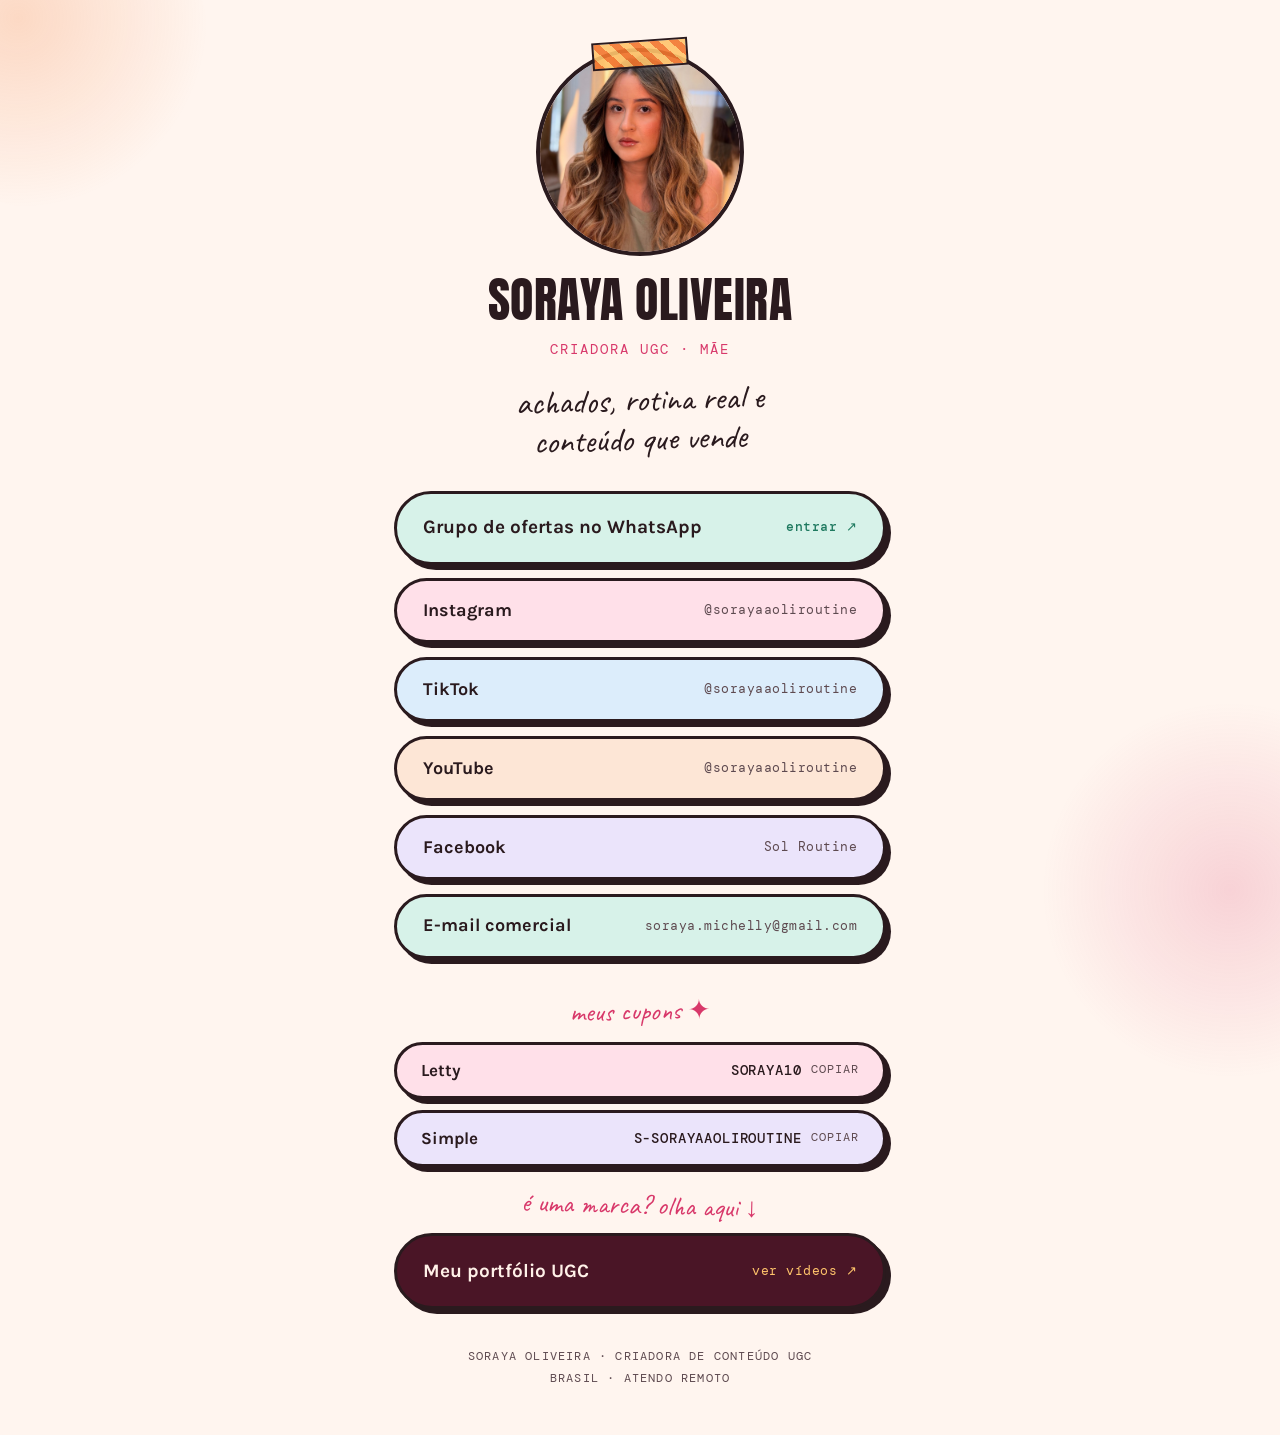
<file: index.html>
<!doctype html>
<html lang="pt-BR">
<head>
<meta charset="utf-8">
<meta name="viewport" content="width=device-width, initial-scale=1">
<title>Links da Soraya</title>
<link rel="preconnect" href="https://fonts.googleapis.com">
<link rel="preconnect" href="https://fonts.gstatic.com" crossorigin>
<link rel="stylesheet" href="https://fonts.googleapis.com/css2?family=Anton&family=Caveat:wght@600;700&family=DM+Mono:wght@400;500&family=Karla:wght@400;500;700&display=swap">

<style>
  :root {
    --ground: #FFF5EF;
    --paper: #FFFFFF;
    --ink: #2A1A1E;
    --ink-2: #5E4A50;

    --wine: #4A1526;
    --berry: #D8386A;
    --berry-soft: #FFE0E9;
    --tangerine: #F2762E;
    --tangerine-soft: #FDE6D6;
    --lilac-soft: #EBE4FB;
    --mint-soft: #D7F2E9;
    --sky-soft: #DCEDFB;

    --poster: "Anton", "Arial Narrow", sans-serif;
    --body: "Karla", "Helvetica Neue", Arial, sans-serif;
    --hand: "Caveat", cursive;
    --mono: "DM Mono", ui-monospace, Menlo, monospace;
  }

  * { box-sizing: border-box; }

  body {
    background: var(--ground);
    color: var(--ink);
    font-family: var(--body);
    font-size: 16px;
    line-height: 1.5;
    -webkit-font-smoothing: antialiased;
    position: relative;
    overflow-x: hidden;
  }

  body::before,
  body::after {
    content: "";
    position: fixed;
    border-radius: 50%;
    pointer-events: none;
    z-index: 0;
  }

  body::before {
    width: 320px; height: 320px;
    background: radial-gradient(circle at 40% 40%, rgba(242,118,46,.22), transparent 70%);
    top: -110px; left: -110px;
  }

  body::after {
    width: 380px; height: 380px;
    background: radial-gradient(circle at 50% 50%, rgba(216,56,106,.18), transparent 70%);
    bottom: -180px; right: -140px;
  }

  .page {
    position: relative;
    z-index: 1;
    max-width: 540px;
    min-height: 100svh;
    margin: 0 auto;
    padding: clamp(22px, 5vw, 40px) clamp(18px, 5vw, 24px) clamp(26px, 5vw, 40px);
    display: grid;
    align-content: center;
    justify-items: center;
    gap: clamp(10px, 1.6vh, 16px);
  }

  /* foto */

  .avatar {
    position: relative;
    width: clamp(150px, 42vw, 208px);
    height: clamp(150px, 42vw, 208px);
    margin-bottom: 6px;
  }

  .avatar img {
    width: 100%;
    height: 100%;
    border-radius: 50%;
    object-fit: cover;
    object-position: 50% 18%;
    border: 4px solid var(--ink);
    background: var(--berry-soft);
    display: block;
  }

  .avatar::after {
    content: "";
    position: absolute;
    top: -8px;
    left: 50%;
    translate: -50% 0;
    width: 92px;
    height: 24px;
    background: repeating-linear-gradient(45deg, rgba(242,118,46,.9) 0 7px, rgba(255,196,107,.9) 7px 14px);
    border: 2px solid var(--ink);
    rotate: -4deg;
  }

  h1 {
    font-family: var(--poster);
    font-weight: 400;
    text-transform: uppercase;
    font-size: clamp(34px, 9.5vw, 48px);
    line-height: 1;
    letter-spacing: 0.01em;
    margin: 0;
    text-align: center;
  }

  .handle {
    font-family: var(--mono);
    font-size: clamp(12px, 3.2vw, 14px);
    letter-spacing: 0.14em;
    text-transform: uppercase;
    color: var(--berry);
  }

  .bio {
    font-family: var(--hand);
    font-size: clamp(26px, 6.8vw, 34px);
    line-height: 1.15;
    color: var(--ink);
    text-align: center;
    max-width: 22ch;
    margin: 6px 0 clamp(12px, 2vh, 20px);
    rotate: -1.6deg;
  }

  /* botoes */

  .links {
    display: grid;
    gap: clamp(11px, 1.5vh, 16px);
    width: 100%;
  }

  .link {
    display: flex;
    align-items: center;
    justify-content: space-between;
    gap: 12px;
    padding: clamp(16px, 2.1vh, 21px) clamp(20px, 5vw, 26px);
    border: 3px solid var(--ink);
    border-radius: 999px;
    background: var(--paper);
    color: var(--ink);
    text-decoration: none;
    font-weight: 700;
    font-size: clamp(16px, 4.2vw, 18px);
    line-height: 1.2;
    box-shadow: 5px 5px 0 var(--ink);
    transition: transform .12s ease, box-shadow .12s ease;
  }

  .link:hover,
  .link:focus-visible {
    transform: translate(3px, 3px);
    box-shadow: 2px 2px 0 var(--ink);
  }

  .link:focus-visible { outline: 3px solid var(--berry); outline-offset: 4px; }

  .link .at {
    font-family: var(--mono);
    font-size: clamp(11px, 2.9vw, 12.5px);
    font-weight: 400;
    letter-spacing: 0.04em;
    color: var(--ink-2);
    white-space: nowrap;
  }

  .link.zap {
    background: var(--mint-soft);
    padding-block: clamp(19px, 2.5vh, 25px);
    font-size: clamp(17px, 4.6vw, 19px);
  }

  .link.zap .at { color: #1F7A60; font-weight: 500; }

  .link.insta { background: var(--berry-soft); }
  .link.tiktok { background: var(--sky-soft); }
  .link.yt { background: var(--tangerine-soft); }
  .link.face { background: var(--lilac-soft); }
  .link.mail { background: var(--mint-soft); }

  .link.portfolio {
    background: var(--wine);
    color: #FFF1E8;
    padding-block: clamp(20px, 2.6vh, 26px);
    font-size: clamp(17px, 4.6vw, 19px);
  }

  .link.portfolio .at { color: #FFC46B; }

  /* cupons */

  .cupons {
    width: 100%;
    display: grid;
    gap: 10px;
    justify-items: center;
    margin-top: clamp(14px, 2vh, 22px);
  }

  .cupons .nota {
    font-family: var(--hand);
    font-size: clamp(22px, 5.6vw, 27px);
    color: var(--berry);
    rotate: -1.2deg;
  }

  .cupom-lista {
    width: 100%;
    display: grid;
    gap: clamp(9px, 1.2vh, 12px);
  }

  .cupom {
    width: 100%;
    display: flex;
    align-items: center;
    justify-content: space-between;
    gap: 10px;
    padding: clamp(13px, 1.7vh, 17px) clamp(18px, 4.6vw, 24px);
    border: 3px solid var(--ink);
    border-radius: 999px;
    background: var(--paper);
    color: var(--ink);
    font-family: var(--body);
    font-size: clamp(15px, 4vw, 17px);
    font-weight: 700;
    line-height: 1.2;
    text-align: left;
    box-shadow: 5px 5px 0 var(--ink);
    cursor: pointer;
    transition: transform .12s ease, box-shadow .12s ease;
  }

  .cupom:hover,
  .cupom:focus-visible {
    transform: translate(3px, 3px);
    box-shadow: 2px 2px 0 var(--ink);
  }

  .cupom:focus-visible { outline: 3px solid var(--berry); outline-offset: 4px; }

  .cupom.letty { background: var(--berry-soft); }
  .cupom.simple { background: var(--lilac-soft); }

  .cupom-codigo {
    font-family: var(--mono);
    font-size: clamp(12px, 3.2vw, 14px);
    font-weight: 500;
    letter-spacing: 0.06em;
    margin-left: auto;
    white-space: nowrap;
  }

  .cupom-acao {
    font-family: var(--mono);
    font-size: clamp(10px, 2.6vw, 11.5px);
    font-weight: 400;
    letter-spacing: 0.08em;
    text-transform: uppercase;
    color: var(--ink-2);
    white-space: nowrap;
  }

  .cupom.copiado .cupom-acao { color: #1F7A60; }

  .destaque {
    width: 100%;
    display: grid;
    gap: 8px;
    justify-items: center;
    margin-top: 4px;
  }

  .destaque .nota {
    font-family: var(--hand);
    font-size: clamp(22px, 5.6vw, 27px);
    color: var(--berry);
    rotate: 1.4deg;
  }

  footer {
    margin-top: clamp(18px, 2.6vh, 30px);
    text-align: center;
    display: grid;
    gap: 4px;
  }

  footer span {
    font-family: var(--mono);
    font-size: clamp(10.5px, 2.7vw, 12px);
    letter-spacing: 0.1em;
    text-transform: uppercase;
    color: var(--ink-2);
  }

  @media (prefers-reduced-motion: reduce) {
    * { transition: none !important; }
  }
</style>
</head>
<body>


<div class="page">

  <div class="avatar">
    <img src="soraya.jpg" alt="Soraya Oliveira" width="300" height="300">
  </div>

  <h1>Soraya Oliveira</h1>
  <span class="handle">Criadora UGC · mãe</span>

  <p class="bio">achados, rotina real e conteúdo que vende</p>

  <div class="links">
    <a class="link zap" href="https://chat.whatsapp.com/JmLnnwPlndc449T1YttcDg?s=cl&amp;p=i&amp;mlu=4" target="_blank" rel="noopener">
      <span>Grupo de ofertas no WhatsApp</span>
      <span class="at">entrar ↗</span>
    </a>

    <a class="link insta" href="https://instagram.com/sorayaaoliroutine" target="_blank" rel="noopener">
      <span>Instagram</span>
      <span class="at">@sorayaaoliroutine</span>
    </a>

    <a class="link tiktok" href="https://tiktok.com/@sorayaaoliroutine" target="_blank" rel="noopener">
      <span>TikTok</span>
      <span class="at">@sorayaaoliroutine</span>
    </a>

    <a class="link yt" href="https://youtube.com/@sorayaaoliroutine" target="_blank" rel="noopener">
      <span>YouTube</span>
      <span class="at">@sorayaaoliroutine</span>
    </a>

    <a class="link face" href="https://www.facebook.com/profile.php?id=61591590345285" target="_blank" rel="noopener">
      <span>Facebook</span>
      <span class="at">Sol Routine</span>
    </a>

    <a class="link mail" href="mailto:soraya.michelly@gmail.com?subject=Contato%20comercial">
      <span>E-mail comercial</span>
      <span class="at">soraya.michelly@gmail.com</span>
    </a>
  </div>

  <div class="cupons">
    <span class="nota">meus cupons ✦</span>

    <div class="cupom-lista">
      <button class="cupom letty" type="button" data-codigo="SORAYA10">
        <span>Letty</span>
        <span class="cupom-codigo">SORAYA10</span>
        <span class="cupom-acao">copiar</span>
      </button>

      <button class="cupom simple" type="button" data-codigo="S-SORAYAAOLIROUTINE">
        <span>Simple</span>
        <span class="cupom-codigo">S-SORAYAAOLIROUTINE</span>
        <span class="cupom-acao">copiar</span>
      </button>
    </div>
  </div>

  <div class="destaque">
    <span class="nota">é uma marca? olha aqui ↓</span>

    <a class="link portfolio" href="portfolio/" target="_blank" rel="noopener" style="width:100%">
      <span>Meu portfólio UGC</span>
      <span class="at">ver vídeos ↗</span>
    </a>
  </div>

  <footer>
    <span>Soraya Oliveira · criadora de conteúdo UGC</span>
    <span>Brasil · atendo remoto</span>
  </footer>

</div>

<script>
  /* um toque copia o cupom: no celular selecionar o texto a mao e ruim */
  document.querySelectorAll('.cupom').forEach(function (b) {
    var acao = b.querySelector('.cupom-acao');
    b.addEventListener('click', function () {
      var codigo = b.dataset.codigo;
      var pronto = function () {
        b.classList.add('copiado');
        acao.textContent = 'copiado ✓';
        setTimeout(function () {
          b.classList.remove('copiado');
          acao.textContent = 'copiar';
        }, 2000);
      };
      if (navigator.clipboard && navigator.clipboard.writeText) {
        navigator.clipboard.writeText(codigo).then(pronto, function () {
          acao.textContent = 'copie: ' + codigo;
        });
      } else {
        var campo = document.createElement('textarea');
        campo.value = codigo;
        campo.setAttribute('readonly', '');
        campo.style.position = 'fixed';
        campo.style.opacity = '0';
        document.body.appendChild(campo);
        campo.select();
        try { document.execCommand('copy'); pronto(); }
        catch (e) { acao.textContent = 'copie: ' + codigo; }
        document.body.removeChild(campo);
      }
    });
  });
</script>

</body>
</html>
</file>
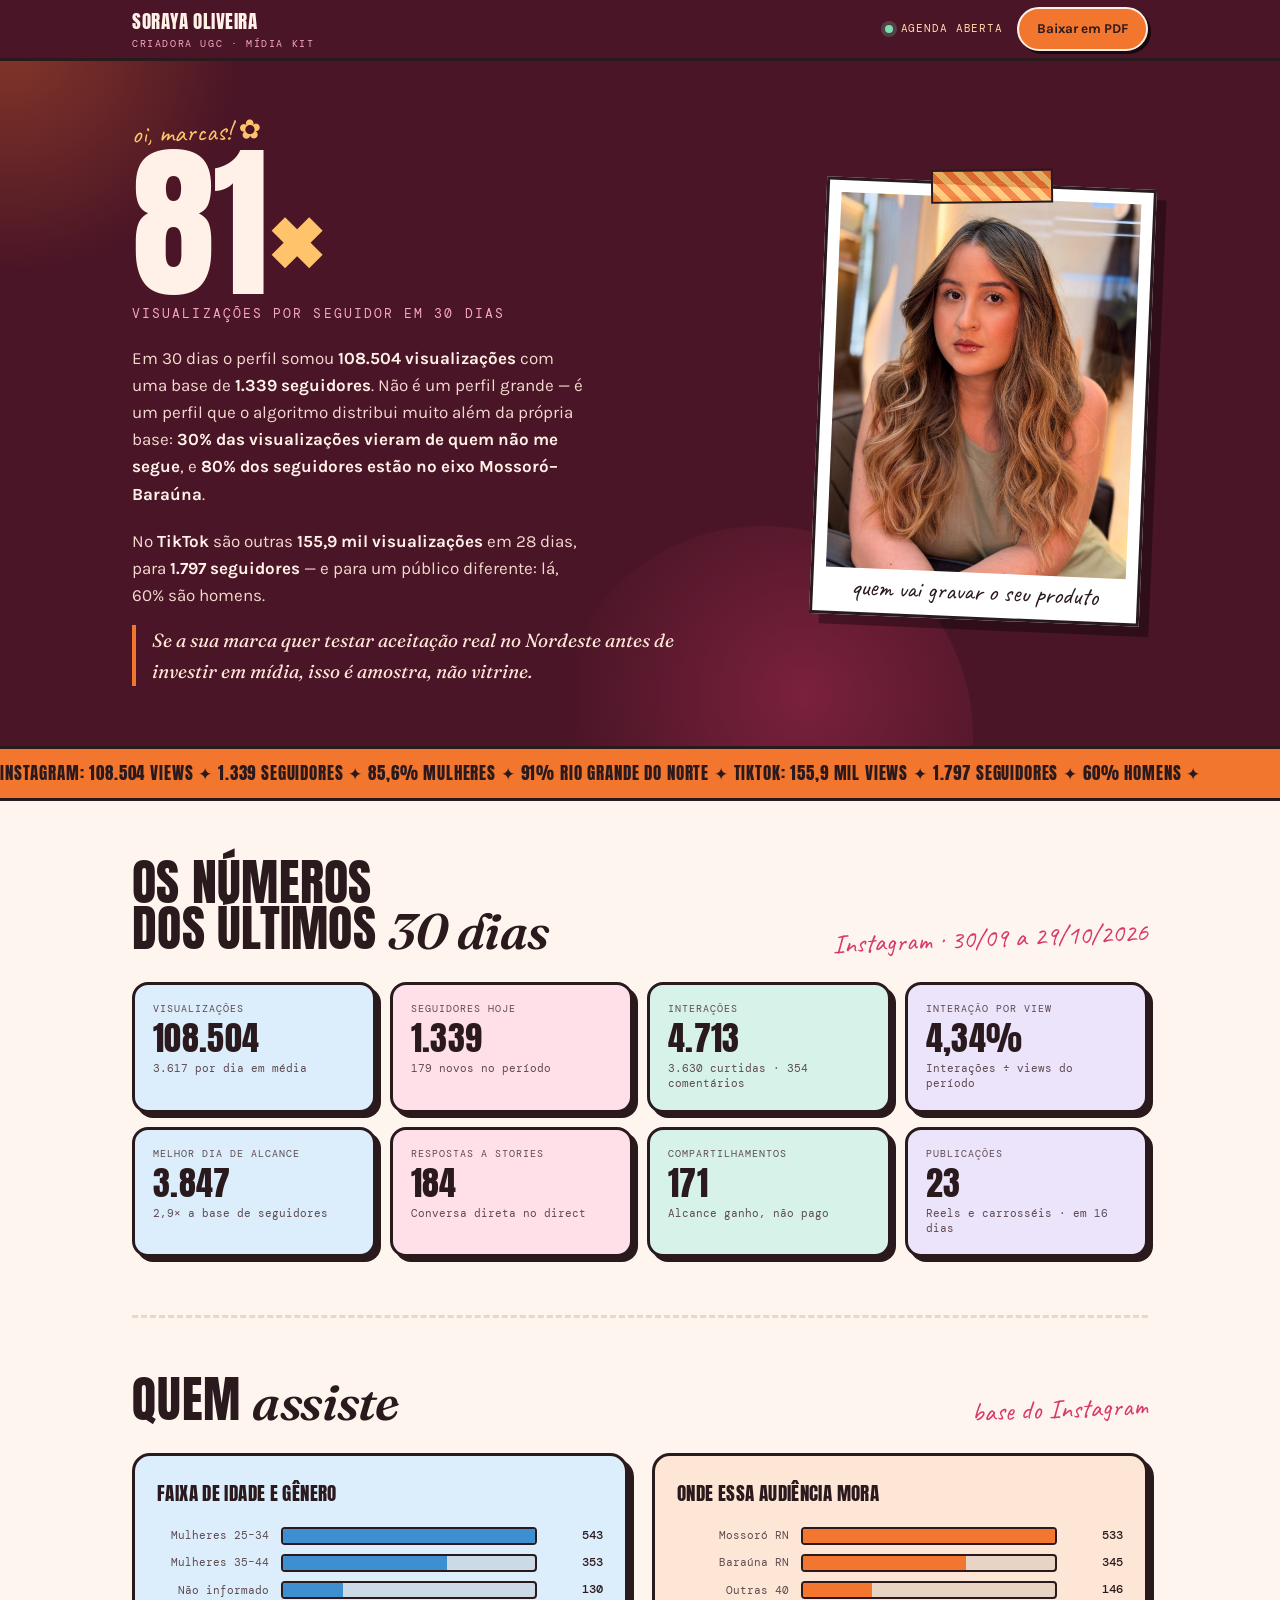
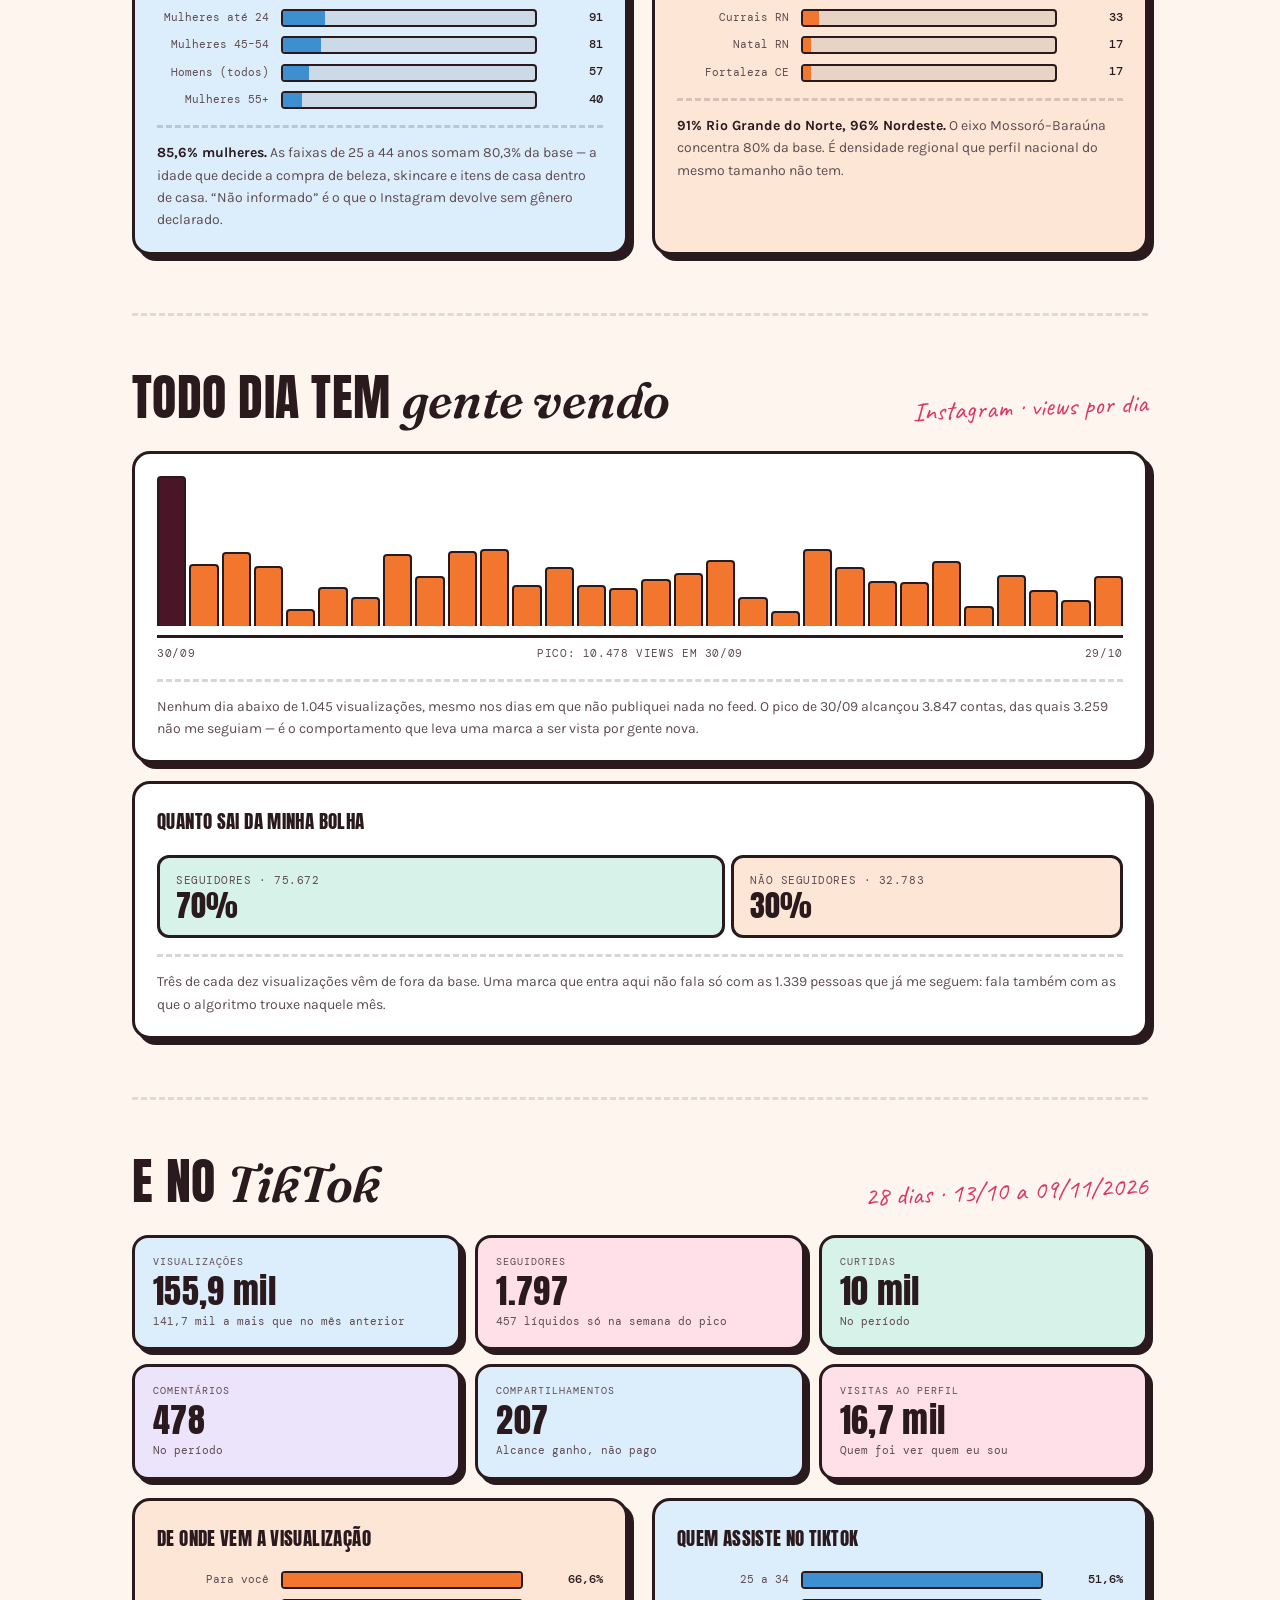
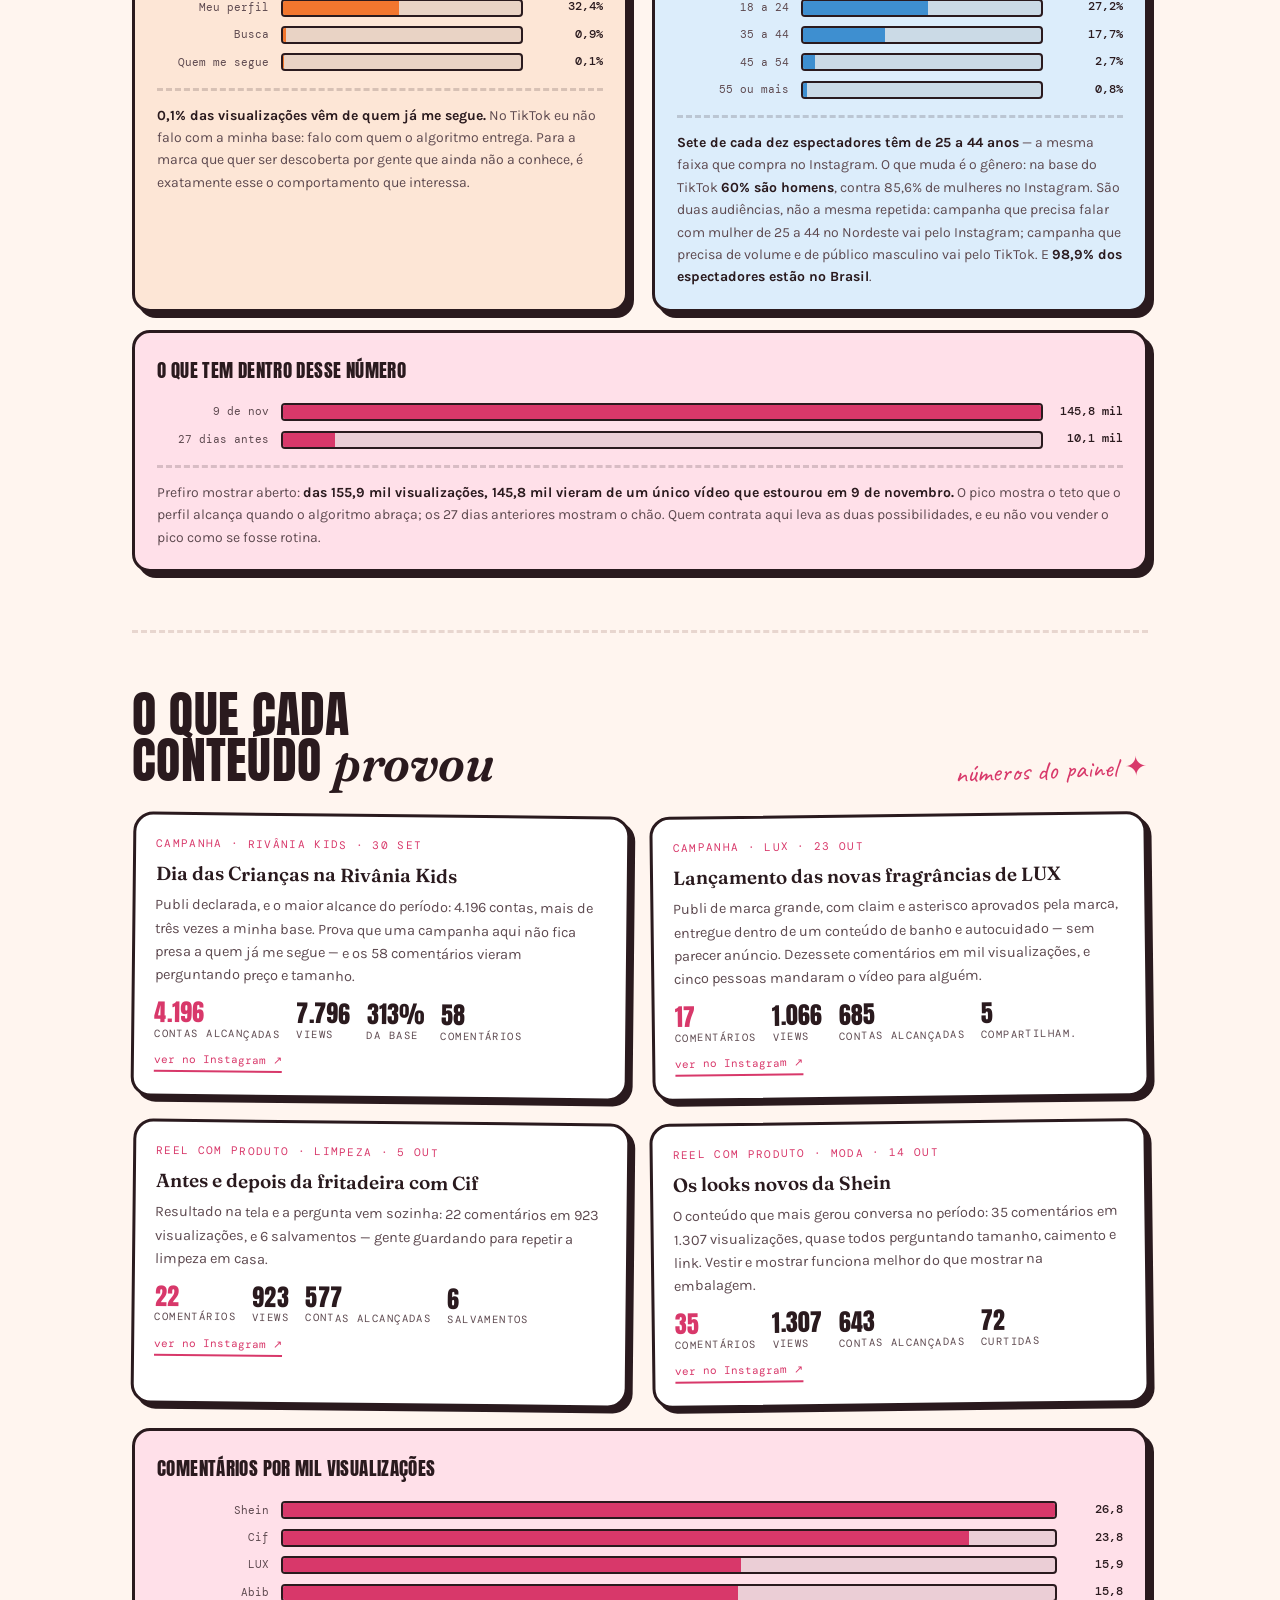
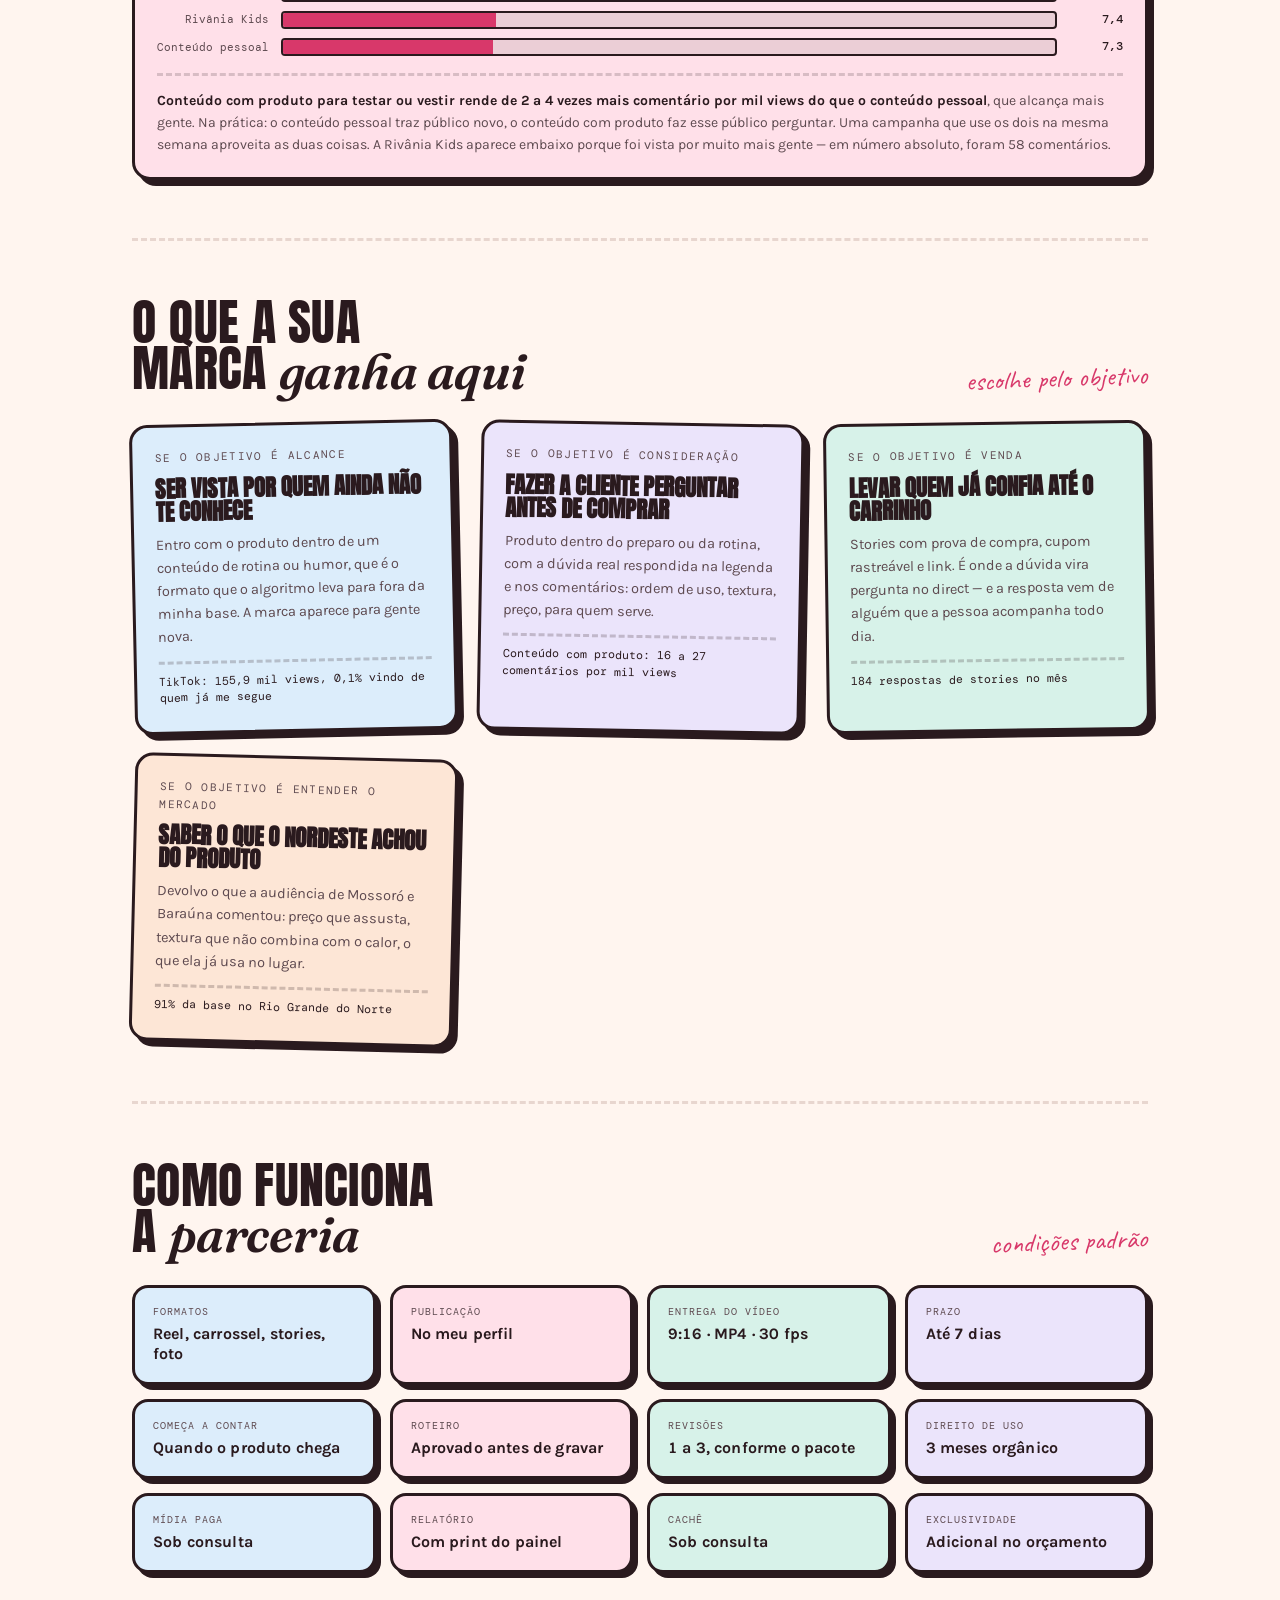
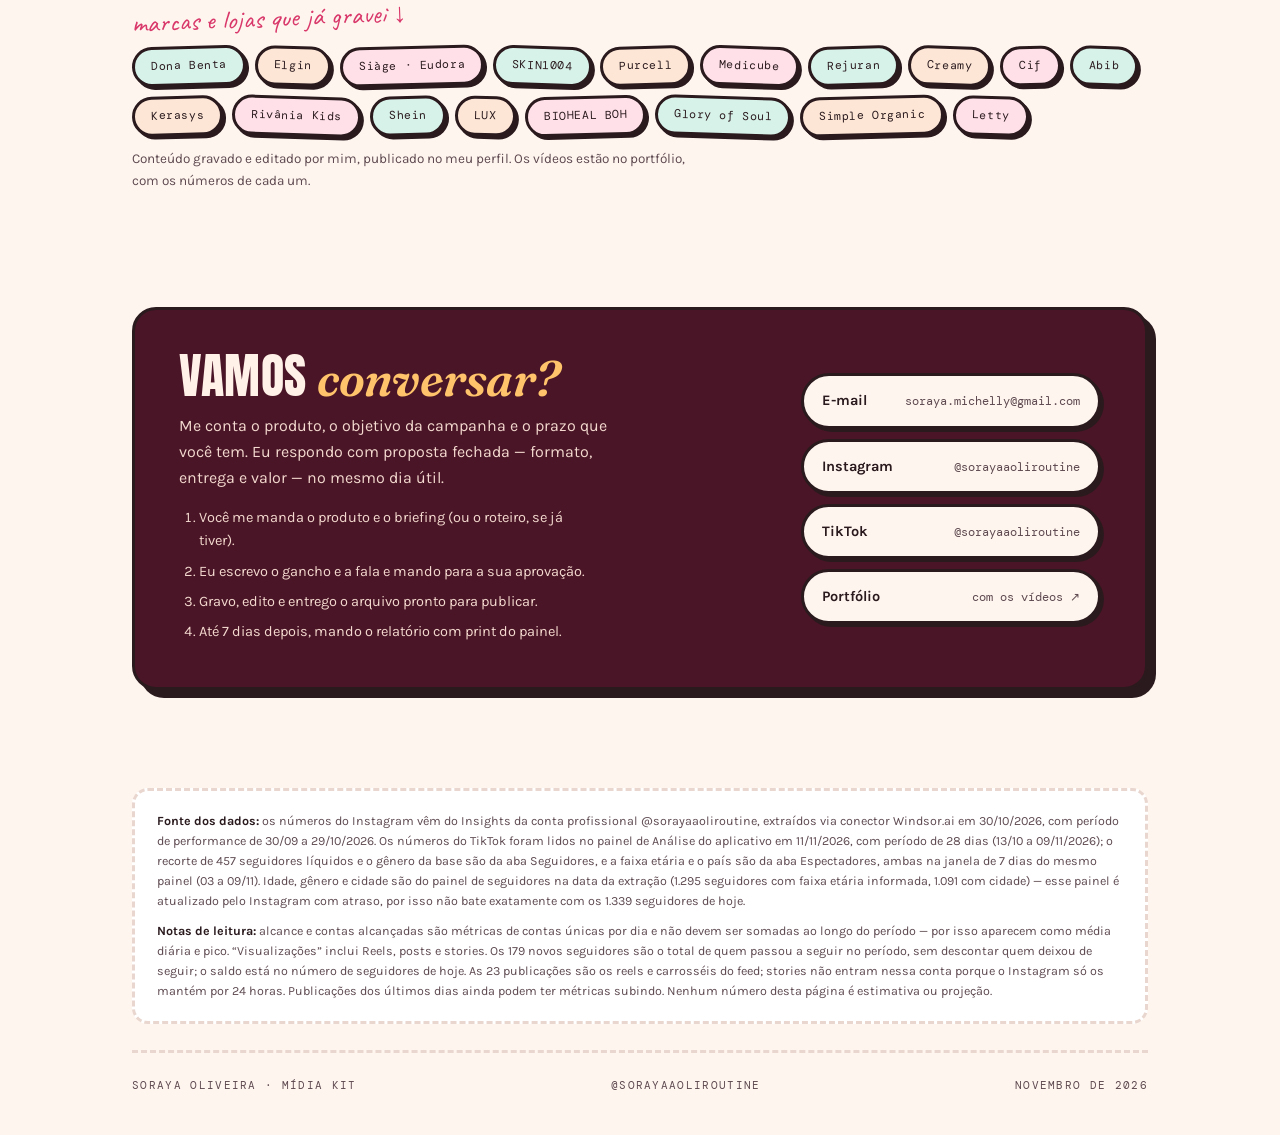
<file: midia-kit/index.html>
<!doctype html>
<html lang="pt-BR">
<head>
<meta charset="utf-8">
<meta name="viewport" content="width=device-width,initial-scale=1,viewport-fit=cover">
<title>Mídia Kit · Soraya Oliveira</title>
<meta name="description" content="Mídia kit de Soraya Oliveira, criadora UGC: números do Instagram, público, o que a marca ganha por objetivo e condições de parceria.">
<link rel="preconnect" href="https://fonts.googleapis.com">
<link rel="preconnect" href="https://fonts.gstatic.com" crossorigin>
<link rel="stylesheet" href="https://fonts.googleapis.com/css2?family=Anton&family=Caveat:wght@600;700&family=DM+Mono:wght@400;500&family=Fraunces:ital,opsz,wght@0,9..144,600;1,9..144,500;1,9..144,600&family=Karla:wght@400;500;700&display=swap">
<style>
  /* mesmo mundo visual do portfolio: colagem de revista, sempre claro */
  :root {
    --ground: #FFF5EF;
    --paper: #FFFFFF;
    --ink: #2A1A1E;
    --ink-2: #5E4A50;
    --ink-3: #9A868C;
    --line: #E8D6CF;

    --wine: #4A1526;
    --berry: #D8386A;
    --berry-soft: #FFE0E9;
    --tangerine: #F2762E;
    --tangerine-soft: #FDE6D6;
    --lilac: #8A6FD1;
    --lilac-soft: #EBE4FB;
    --mint: #1F9C7E;
    --mint-soft: #D7F2E9;
    --sky: #3E8FD0;
    --sky-soft: #DCEDFB;

    --poster: "Anton", "Haettenschweiler", "Arial Narrow", sans-serif;
    --serif: "Fraunces", Georgia, serif;
    --body: "Karla", "Helvetica Neue", Arial, sans-serif;
    --hand: "Caveat", "Bradley Hand", cursive;
    --mono: "DM Mono", ui-monospace, Menlo, monospace;

    --maxw: 1120px;
    --pad: clamp(18px, 5vw, 52px);
  }

  * { box-sizing: border-box; }

  body {
    background: var(--ground);
    color: var(--ink);
    font-family: var(--body);
    font-size: 16px;
    line-height: 1.6;
    -webkit-font-smoothing: antialiased;
    overflow-x: hidden;
    margin: 0;
  }

  .wrap { max-width: var(--maxw); margin: 0 auto; padding-inline: var(--pad); }
  p { margin: 0; }
  a { color: inherit; }
  a:focus-visible, button:focus-visible { outline: 3px solid var(--berry); outline-offset: 3px; }
  img { max-width: 100%; }

  /* ---------- pecas ---------- */

  .poster {
    font-family: var(--poster);
    font-weight: 400;
    text-transform: uppercase;
    line-height: 0.92;
    letter-spacing: 0.005em;
    margin: 0;
    text-wrap: balance;
  }

  .said {
    font-family: var(--serif);
    font-style: italic;
    font-weight: 600;
    text-transform: none;
    letter-spacing: -0.01em;
  }

  .note {
    font-family: var(--hand);
    font-size: clamp(21px, 2.4vw, 27px);
    line-height: 1.15;
    color: var(--berry);
    transform: rotate(-2.2deg);
    display: inline-block;
  }

  .tag {
    font-family: var(--mono);
    font-size: 11px;
    letter-spacing: 0.12em;
    text-transform: uppercase;
  }

  .btn {
    display: inline-flex;
    align-items: center;
    gap: 9px;
    font-family: var(--body);
    font-weight: 700;
    font-size: 15px;
    padding: 14px 24px;
    border-radius: 999px;
    border: 2px solid var(--ink);
    background: var(--berry);
    color: #fff;
    text-decoration: none;
    box-shadow: 4px 4px 0 var(--ink);
    transition: transform .12s ease, box-shadow .12s ease;
  }

  .btn:hover { transform: translate(2px, 2px); box-shadow: 2px 2px 0 var(--ink); }
  .btn.sun { background: var(--tangerine); color: var(--ink); }

  /* ---------- topo ---------- */

  .topbar {
    position: sticky;
    top: env(safe-area-inset-top, 0px);
    z-index: 30;
    background: var(--wine);
    color: #FFF1E8;
    border-bottom: 3px solid var(--ink);
  }

  .topbar .wrap { display: flex; align-items: center; gap: 14px; min-height: 58px; flex-wrap: wrap; }

  .brand {
    font-family: var(--poster);
    text-transform: uppercase;
    font-size: 19px;
    letter-spacing: 0.03em;
    margin-right: auto;
  }

  .brand small {
    font-family: var(--mono);
    font-size: 10px;
    letter-spacing: 0.16em;
    color: #F7A8BE;
    display: block;
    text-transform: uppercase;
  }

  .open {
    display: inline-flex;
    align-items: center;
    gap: 8px;
    font-family: var(--mono);
    font-size: 11px;
    letter-spacing: 0.08em;
    text-transform: uppercase;
    color: #FFD9A8;
  }

  .blink { width: 8px; height: 8px; border-radius: 50%; background: #7BE0B0; box-shadow: 0 0 0 4px rgba(123,224,176,.22); }

  .topbar .btn { padding: 9px 18px; font-size: 13.5px; border-color: #FFF1E8; box-shadow: 3px 3px 0 #1A0810; }

  /* ---------- abertura ---------- */

  .hero {
    background: var(--wine);
    color: #FFF1E8;
    border-bottom: 3px solid var(--ink);
    position: relative;
    overflow: hidden;
  }

  .hero::before, .hero::after { content: ""; position: absolute; border-radius: 50%; pointer-events: none; }
  .hero::before { width: 340px; height: 340px; background: radial-gradient(circle at 30% 30%, rgba(242,118,46,.34), transparent 68%); top: -120px; left: -90px; }
  .hero::after { width: 420px; height: 420px; background: radial-gradient(circle at 60% 40%, rgba(216,56,106,.34), transparent 68%); bottom: -200px; right: 24%; }

  .hero .wrap {
    position: relative;
    z-index: 1;
    display: grid;
    grid-template-columns: 1.15fr .85fr;
    gap: clamp(26px, 4vw, 56px);
    align-items: center;
    padding-block: clamp(34px, 5vw, 56px) clamp(38px, 5vw, 60px);
  }

  .hero .wrap > * { min-width: 0; }

  .hero .note { color: #FFC46B; margin-bottom: 6px; }

  .numerao {
    font-family: var(--poster);
    font-size: clamp(88px, 17vw, 168px);
    line-height: .82;
    color: #FFF1E8;
    letter-spacing: -0.01em;
  }

  .numerao .x { color: #FFC46B; }

  .numerao-leg {
    font-family: var(--mono);
    font-size: clamp(11px, 1.4vw, 13px);
    letter-spacing: 0.16em;
    text-transform: uppercase;
    color: #F7A8BE;
    margin-top: 12px;
  }

  .hero .lede { font-size: clamp(15px, 1.6vw, 17px); color: #F3D9CF; max-width: 46ch; margin-top: 20px; }
  .hero .lede strong { color: #FFF1E8; }

  .hero .lede.destaque {
    margin-top: 16px;
    border-left: 4px solid var(--tangerine);
    padding-left: 16px;
    font-family: var(--serif);
    font-style: italic;
    font-size: clamp(16px, 1.8vw, 19px);
    color: #FFE6D6;
  }

  .polaroid {
    margin: 0;
    background: var(--paper);
    padding: 12px 12px 0;
    border: 3px solid var(--ink);
    box-shadow: 10px 10px 0 rgba(0,0,0,.35);
    transform: rotate(2.4deg);
    position: relative;
    max-width: 330px;
    justify-self: end;
  }

  .polaroid img { display: block; width: 100%; height: auto; aspect-ratio: 4 / 5; object-fit: cover; object-position: 50% 16%; background: var(--berry-soft); }
  .polaroid figcaption { font-family: var(--hand); font-size: 25px; color: var(--ink); text-align: center; padding: 6px 4px 10px; line-height: 1.1; }

  .polaroid::before {
    content: "";
    position: absolute;
    top: -17px; left: 50%;
    translate: -50% 0;
    width: 118px; height: 30px;
    background: repeating-linear-gradient(45deg, rgba(242,118,46,.85) 0 7px, rgba(255,196,107,.85) 7px 14px);
    border: 2px solid var(--ink);
    rotate: -3deg;
  }

  /* ---------- faixa ---------- */

  .marquee { background: var(--tangerine); border-bottom: 3px solid var(--ink); overflow: hidden; padding-block: 11px; }
  .marquee-track { display: flex; width: max-content; gap: 26px; animation: slide 30s linear infinite; }
  .marquee span { font-family: var(--poster); text-transform: uppercase; font-size: 17px; letter-spacing: 0.05em; color: var(--ink); white-space: nowrap; }
  @keyframes slide { from { transform: translateX(0); } to { transform: translateX(-50%); } }

  /* ---------- secoes ---------- */

  section { padding-block: clamp(34px, 5vw, 58px); }

  .head { display: flex; align-items: end; gap: 16px; flex-wrap: wrap; margin-bottom: 28px; }
  .head h2 { font-size: clamp(30px, 5vw, 50px); }
  .head .note { margin-left: auto; }

  .rule-dash { border: 0; border-top: 3px dashed var(--line); margin: 0; }

  /* etiquetas de numero */

  .labels { display: grid; grid-template-columns: repeat(4, 1fr); gap: 14px; margin: 0; }

  .label {
    background: var(--paper);
    border: 3px solid var(--ink);
    border-radius: 16px;
    padding: 16px 18px 18px;
    display: grid;
    gap: 4px;
    align-content: start;
    box-shadow: 5px 5px 0 var(--ink);
  }

  .label:nth-child(4n+1) { background: var(--sky-soft); }
  .label:nth-child(4n+2) { background: var(--berry-soft); }
  .label:nth-child(4n+3) { background: var(--mint-soft); }
  .label:nth-child(4n+4) { background: var(--lilac-soft); }

  .label dt { font-family: var(--mono); font-size: 10px; letter-spacing: 0.1em; text-transform: uppercase; color: var(--ink-2); }
  .label dd { margin: 0; font-family: var(--poster); font-size: 34px; line-height: 1; letter-spacing: 0.01em; font-variant-numeric: tabular-nums; }
  .label p { font-family: var(--mono); font-size: 10.5px; color: var(--ink-2); line-height: 1.45; margin-top: 2px; }

  .cond .label dd { font-family: var(--body); font-weight: 700; font-size: 16px; line-height: 1.25; }

  /* quadros de grafico */

  .duplo { display: grid; grid-template-columns: repeat(auto-fit, minmax(320px, 1fr)); gap: clamp(16px, 2.4vw, 24px); }

  .quadro {
    margin: 0;
    background: var(--paper);
    border: 3px solid var(--ink);
    border-radius: 18px;
    box-shadow: 6px 6px 0 var(--ink);
    padding: 22px 22px 20px;
  }

  .quadro.azul { background: var(--sky-soft); }
  .quadro.laranja { background: var(--tangerine-soft); }
  .quadro.rosa { background: var(--berry-soft); }

  .figtitle { font-family: var(--poster); text-transform: uppercase; font-size: 19px; letter-spacing: 0.02em; margin-bottom: 18px; }

  .quadro figcaption { font-size: 14px; color: var(--ink-2); margin-top: 16px; padding-top: 14px; border-top: 3px dashed rgba(42,26,30,.18); }
  .quadro figcaption strong { color: var(--ink); }

  .bars { display: grid; gap: 9px; }
  .bar-row { display: grid; grid-template-columns: 112px minmax(0, 1fr) 54px; gap: 12px; align-items: center; }
  .bar-row .cat { font-family: var(--mono); font-size: 11px; color: var(--ink-2); text-align: right; white-space: nowrap; overflow: hidden; text-overflow: ellipsis; }
  .bar-track { background: rgba(42,26,30,.09); height: 18px; border: 2px solid var(--ink); border-radius: 4px; overflow: hidden; }
  .bar-fill { height: 100%; background: var(--sky); }
  .bars.warm .bar-fill { background: var(--tangerine); }
  .bars.berry .bar-fill { background: var(--berry); }
  /* o bloco do TikTok tem valores longos ("145,8 mil") e so seis etiquetas */
  #tiktok .labels { grid-template-columns: repeat(3, 1fr); }
  #tiktok .bar-row { grid-template-columns: 112px minmax(0, 1fr) 68px; }

  .bar-row .val { font-family: var(--mono); font-size: 11.5px; color: var(--ink); text-align: right; font-variant-numeric: tabular-nums; font-weight: 500; }

  @media (max-width: 520px) {
    .bar-row { grid-template-columns: 84px minmax(0, 1fr) 46px; gap: 8px; }
    .bar-row .cat, .bar-row .val { font-size: 10px; }
  }

  /* colunas do dia a dia */

  .cols { display: flex; align-items: flex-end; gap: 3px; height: 150px; position: relative; }
  .col { flex: 1 1 0; min-width: 0; background: var(--tangerine); border: 2px solid var(--ink); border-bottom: 0; border-radius: 4px 4px 0 0; }
  .col.peak { background: var(--wine); }
  .colaxis { display: flex; justify-content: space-between; font-family: var(--mono); font-size: 10.5px; color: var(--ink-2); margin-top: 9px; border-top: 3px solid var(--ink); padding-top: 8px; text-transform: uppercase; letter-spacing: .06em; }
  .tip { position: absolute; pointer-events: none; background: var(--ink); color: var(--ground); font-family: var(--mono); font-size: 11px; padding: 5px 9px; border-radius: 5px; white-space: nowrap; transform: translate(-50%,-118%); opacity: 0; transition: opacity .1s; z-index: 5; }
  .tip.on { opacity: 1; }

  /* seguidor x nao seguidor */

  .split { display: flex; gap: 6px; }
  .split > div { border: 3px solid var(--ink); border-radius: 12px; padding: 14px 16px; display: grid; gap: 2px; align-content: center; min-width: 0; }
  .split .seg { background: var(--mint-soft); flex: 60 1 0; }
  .split .nao { background: var(--tangerine-soft); flex: 40 1 0; }
  .split span { font-family: var(--mono); font-size: 11px; letter-spacing: .05em; text-transform: uppercase; color: var(--ink-2); overflow: hidden; text-overflow: ellipsis; white-space: nowrap; }
  .split b { font-family: var(--poster); font-size: 30px; line-height: 1; font-weight: 400; }

  /* provas */

  .provas { display: grid; grid-template-columns: repeat(2, 1fr); gap: clamp(16px, 2.4vw, 22px); }

  .prova {
    border: 3px solid var(--ink);
    border-radius: 20px;
    background: var(--paper);
    padding: 20px 20px 22px;
    box-shadow: 5px 5px 0 var(--ink);
    display: grid;
    gap: 9px;
    align-content: start;
  }

  .prova:nth-child(even) { rotate: -.7deg; }
  .prova:nth-child(odd) { rotate: .6deg; }
  .prova .tag { color: var(--berry); }
  .prova h3 { font-family: var(--serif); font-weight: 600; font-size: 19px; margin: 0; line-height: 1.2; }
  .prova > p { font-size: 14.5px; color: var(--ink-2); }

  .nums { display: flex; gap: 16px; flex-wrap: wrap; margin-top: 4px; }
  .nums div { font-family: var(--mono); font-size: 10.5px; color: var(--ink-2); letter-spacing: .04em; text-transform: uppercase; }
  .nums b { display: block; font-family: var(--poster); font-size: 24px; font-weight: 400; color: var(--ink); line-height: 1.1; letter-spacing: .01em; font-variant-numeric: tabular-nums; }
  .nums .star b { color: var(--berry); }

  .clip-link { font-family: var(--mono); font-size: 11px; color: var(--berry); text-decoration: none; border-bottom: 2px solid var(--berry); justify-self: start; padding-bottom: 1px; }
  .clip-link:hover { color: var(--ink); border-color: var(--ink); }

  /* ganhos */

  .ganhos { display: grid; grid-template-columns: repeat(auto-fit, minmax(270px, 1fr)); gap: clamp(16px, 2.4vw, 24px); }

  .ganho {
    border: 3px solid var(--ink);
    border-radius: 18px;
    padding: 22px 22px 24px;
    box-shadow: 6px 6px 0 var(--ink);
    display: grid;
    gap: 10px;
    align-content: start;
  }

  .ganho:nth-child(1) { background: var(--sky-soft); rotate: -1.2deg; }
  .ganho:nth-child(2) { background: var(--lilac-soft); rotate: 1deg; }
  .ganho:nth-child(3) { background: var(--mint-soft); rotate: -.8deg; }
  .ganho:nth-child(4) { background: var(--tangerine-soft); rotate: 1.4deg; }

  .ganho .tag { color: var(--ink-2); }
  .ganho h3 { font-family: var(--poster); text-transform: uppercase; font-size: 23px; line-height: 1; margin: 0; }
  .ganho p { font-size: 14.5px; color: var(--ink-2); }

  .ganho .prova-num {
    font-family: var(--mono);
    font-size: 11.5px;
    color: var(--ink);
    border-top: 3px dashed rgba(42,26,30,.22);
    padding-top: 10px;
    margin-top: 2px;
    line-height: 1.45;
  }

  /* marcas */

  .marcas-bloco { margin-top: clamp(22px, 3vw, 30px); display: grid; gap: 12px; justify-items: start; }
  .chips { display: flex; flex-wrap: wrap; gap: 9px; }

  .chip {
    font-family: var(--mono);
    font-size: 11.5px;
    letter-spacing: 0.05em;
    border: 3px solid var(--ink);
    border-radius: 999px;
    padding: 8px 16px;
    background: var(--paper);
    box-shadow: 3px 3px 0 var(--ink);
    rotate: -1.5deg;
  }

  .chip:nth-child(even) { rotate: 1.8deg; }
  .chip:nth-child(3n) { background: var(--berry-soft); }
  .chip:nth-child(3n+1) { background: var(--mint-soft); }
  .chip:nth-child(3n+2) { background: var(--tangerine-soft); }

  .rodape-chips { font-size: 13.5px; color: var(--ink-2); max-width: 70ch; }

  /* contato */

  .contact {
    background: var(--wine);
    color: #FFF1E8;
    border: 3px solid var(--ink);
    border-radius: 24px;
    padding: clamp(26px, 4vw, 44px);
    display: grid;
    grid-template-columns: 1fr auto;
    gap: clamp(22px, 3vw, 40px);
    align-items: center;
    box-shadow: 8px 8px 0 var(--ink);
  }

  .contact h2 { font-size: clamp(30px, 4.6vw, 48px); color: #FFF1E8; }
  .contact .said { color: #FFC46B; }
  .contact > div > p { color: #F3D9CF; margin-top: 12px; max-width: 46ch; }

  .passos { margin: 16px 0 0; padding-left: 20px; color: #F3D9CF; font-size: 14.5px; display: grid; gap: 7px; max-width: 46ch; }
  .passos::marker { color: #FFC46B; }

  .channels { display: grid; gap: 10px; min-width: 300px; }

  .channel {
    display: flex;
    align-items: baseline;
    justify-content: space-between;
    gap: 14px;
    flex-wrap: wrap;
    padding: 13px 18px;
    border: 3px solid var(--ink);
    border-radius: 999px;
    background: var(--ground);
    color: var(--ink);
    text-decoration: none;
    font-weight: 700;
    font-size: 14.5px;
    box-shadow: 3px 3px 0 var(--ink);
    transition: transform .12s ease, box-shadow .12s ease, background .12s ease;
  }

  .channel:hover { transform: translate(2px,2px); box-shadow: 1px 1px 0 var(--ink); background: var(--tangerine); }
  .channel .val { font-family: var(--mono); font-size: 12px; font-weight: 400; color: var(--ink-2); overflow-wrap: anywhere; }

  /* fonte dos dados */

  .fonte { margin-top: clamp(26px, 4vw, 40px); border: 3px dashed var(--line); border-radius: 16px; padding: 20px 22px; background: var(--paper); display: grid; gap: 10px; }
  .fonte p { font-size: 12.5px; color: var(--ink-2); line-height: 1.6; }
  .fonte strong { color: var(--ink); }

  footer { border-top: 3px dashed var(--line); margin-top: 26px; padding-block: 24px 40px; display: flex; justify-content: space-between; gap: 14px; flex-wrap: wrap; color: var(--ink-2); }

  @media (max-width: 880px) {
    .provas { grid-template-columns: 1fr; }
    .hero .wrap { grid-template-columns: 1fr; }
    .polaroid { max-width: 320px; margin-inline: auto; justify-self: center; }
    .labels { grid-template-columns: repeat(2, 1fr); }
    .contact { grid-template-columns: 1fr; }
    .channels { min-width: 0; }
  }

  @media (max-width: 520px) {
    .labels { grid-template-columns: 1fr; }
  }

  @media (prefers-reduced-motion: reduce) {
    *, *::before, *::after { transition: none !important; animation: none !important; }
  }

</style>
</head>
<body>
<header class="topbar">
  <div class="wrap">
    <div class="brand">
      Soraya Oliveira
      <small>Criadora UGC · mídia kit</small>
    </div>
    <span class="open"><i class="blink"></i> Agenda aberta</span>
    <a class="btn sun dl" href="midia-kit-soraya-oliveira.pdf" download>Baixar em PDF</a>
  </div>
</header>

<!-- ================= ABERTURA ================= -->
<div class="hero">
  <div class="wrap">
    <div>
      <span class="note">oi, marcas! ✿</span>

      <p class="numerao">81<span class="x">×</span></p>
      <p class="numerao-leg">visualizações por seguidor em 30 dias</p>

      <p class="lede">
        Em 30 dias o perfil somou <strong>108.504 visualizações</strong> com uma base de
        <strong>1.339 seguidores</strong>. Não é um perfil grande — é um perfil que o algoritmo
        distribui muito além da própria base: <strong>30% das visualizações vieram de quem não me
        segue</strong>, e <strong>80% dos seguidores estão no eixo Mossoró–Baraúna</strong>.
      </p>

      <p class="lede">
        No <strong>TikTok</strong> são outras <strong>155,9 mil visualizações</strong> em 28 dias,
        para <strong>1.797 seguidores</strong> — e para um público diferente: lá, 60% são homens.
      </p>

      <p class="lede destaque">
        Se a sua marca quer testar aceitação real no Nordeste antes de investir em mídia,
        isso é amostra, não vitrine.
      </p>
    </div>

    <figure class="polaroid">
      <img src="soraya.jpg" alt="Soraya Oliveira, criadora de conteúdo UGC" width="1000" height="1250">
      <figcaption>quem vai gravar o seu produto</figcaption>
    </figure>
  </div>
</div>

<!-- ================= FAIXA ================= -->
<div class="marquee" aria-hidden="true">
  <div class="marquee-track">
    <span>Instagram: 108.504 views ✦ 1.339 seguidores ✦ 85,6% mulheres ✦ 91% Rio Grande do Norte ✦ TikTok: 155,9 mil views ✦ 1.797 seguidores ✦ 60% homens ✦&nbsp;</span>
  </div>
</div>

<main class="wrap">

  <!-- ================= NUMEROS ================= -->
  <section id="numeros">
    <div class="head">
      <h2 class="poster">Os números<br>dos últimos <span class="said">30 dias</span></h2>
      <span class="note">Instagram · 30/09 a 29/10/2026</span>
    </div>

    <dl class="labels">
      <div class="label"><dt>Visualizações</dt><dd>108.504</dd><p>3.617 por dia em média</p></div>
      <div class="label"><dt>Seguidores hoje</dt><dd>1.339</dd><p>179 novos no período</p></div>
      <div class="label"><dt>Interações</dt><dd>4.713</dd><p>3.630 curtidas · 354 comentários</p></div>
      <div class="label"><dt>Interação por view</dt><dd>4,34%</dd><p>Interações ÷ views do período</p></div>
      <div class="label"><dt>Melhor dia de alcance</dt><dd>3.847</dd><p>2,9× a base de seguidores</p></div>
      <div class="label"><dt>Respostas a stories</dt><dd>184</dd><p>Conversa direta no direct</p></div>
      <div class="label"><dt>Compartilhamentos</dt><dd>171</dd><p>Alcance ganho, não pago</p></div>
      <div class="label"><dt>Publicações</dt><dd>23</dd><p>Reels e carrosséis · em 16 dias</p></div>
    </dl>
  </section>

  <hr class="rule-dash">

  <!-- ================= PUBLICO ================= -->
  <section id="publico">
    <div class="head">
      <h2 class="poster">Quem <span class="said">assiste</span></h2>
      <span class="note">base do Instagram</span>
    </div>

    <div class="duplo">
      <figure class="quadro azul">
        <p class="figtitle">Faixa de idade e gênero</p>
        <div class="bars">
          <div class="bar-row"><span class="cat">Mulheres 25–34</span><div class="bar-track"><div class="bar-fill" style="width:100%"></div></div><span class="val">543</span></div>
          <div class="bar-row"><span class="cat">Mulheres 35–44</span><div class="bar-track"><div class="bar-fill" style="width:65%"></div></div><span class="val">353</span></div>
          <div class="bar-row"><span class="cat">Não informado</span><div class="bar-track"><div class="bar-fill" style="width:23.9%"></div></div><span class="val">130</span></div>
          <div class="bar-row"><span class="cat">Mulheres até 24</span><div class="bar-track"><div class="bar-fill" style="width:16.8%"></div></div><span class="val">91</span></div>
          <div class="bar-row"><span class="cat">Mulheres 45–54</span><div class="bar-track"><div class="bar-fill" style="width:14.9%"></div></div><span class="val">81</span></div>
          <div class="bar-row"><span class="cat">Homens (todos)</span><div class="bar-track"><div class="bar-fill" style="width:10.5%"></div></div><span class="val">57</span></div>
          <div class="bar-row"><span class="cat">Mulheres 55+</span><div class="bar-track"><div class="bar-fill" style="width:7.4%"></div></div><span class="val">40</span></div>
        </div>
        <figcaption><strong>85,6% mulheres.</strong> As faixas de 25 a 44 anos somam 80,3% da base — a idade que decide a compra de beleza, skincare e itens de casa dentro de casa. “Não informado” é o que o Instagram devolve sem gênero declarado.</figcaption>
      </figure>

      <figure class="quadro laranja">
        <p class="figtitle">Onde essa audiência mora</p>
        <div class="bars warm">
          <div class="bar-row"><span class="cat">Mossoró RN</span><div class="bar-track"><div class="bar-fill" style="width:100%"></div></div><span class="val">533</span></div>
          <div class="bar-row"><span class="cat">Baraúna RN</span><div class="bar-track"><div class="bar-fill" style="width:64.7%"></div></div><span class="val">345</span></div>
          <div class="bar-row"><span class="cat">Outras 40</span><div class="bar-track"><div class="bar-fill" style="width:27.4%"></div></div><span class="val">146</span></div>
          <div class="bar-row"><span class="cat">Currais RN</span><div class="bar-track"><div class="bar-fill" style="width:6.2%"></div></div><span class="val">33</span></div>
          <div class="bar-row"><span class="cat">Natal RN</span><div class="bar-track"><div class="bar-fill" style="width:3.2%"></div></div><span class="val">17</span></div>
          <div class="bar-row"><span class="cat">Fortaleza CE</span><div class="bar-track"><div class="bar-fill" style="width:3.2%"></div></div><span class="val">17</span></div>
        </div>
        <figcaption><strong>91% Rio Grande do Norte, 96% Nordeste.</strong> O eixo Mossoró–Baraúna concentra 80% da base. É densidade regional que perfil nacional do mesmo tamanho não tem.</figcaption>
      </figure>
    </div>
  </section>

  <hr class="rule-dash">

  <!-- ================= DIA A DIA ================= -->
  <section id="diario">
    <div class="head">
      <h2 class="poster">Todo dia tem <span class="said">gente vendo</span></h2>
      <span class="note">Instagram · views por dia</span>
    </div>

    <figure class="quadro">
      <div class="cols" id="cols"><div class="tip" id="tip"></div></div>
      <div class="colaxis"><span>30/09</span><span>pico: 10.478 views em 30/09</span><span>29/10</span></div>
      <figcaption>Nenhum dia abaixo de 1.045 visualizações, mesmo nos dias em que não publiquei nada no feed. O pico de 30/09 alcançou 3.847 contas, das quais 3.259 não me seguiam — é o comportamento que leva uma marca a ser vista por gente nova.</figcaption>
    </figure>

    <figure class="quadro" style="margin-top:18px">
      <p class="figtitle">Quanto sai da minha bolha</p>
      <div class="split">
        <div class="seg"><span>seguidores · 75.672</span><b>70%</b></div>
        <div class="nao"><span>não seguidores · 32.783</span><b>30%</b></div>
      </div>
      <figcaption>Três de cada dez visualizações vêm de fora da base. Uma marca que entra aqui não fala só com as 1.339 pessoas que já me seguem: fala também com as que o algoritmo trouxe naquele mês.</figcaption>
    </figure>
  </section>

  <hr class="rule-dash">

  <!-- ================= TIKTOK ================= -->
  <section id="tiktok">
    <div class="head">
      <h2 class="poster">E no <span class="said">TikTok</span></h2>
      <span class="note">28 dias · 13/10 a 09/11/2026</span>
    </div>

    <dl class="labels">
      <div class="label"><dt>Visualizações</dt><dd>155,9 mil</dd><p>141,7 mil a mais que no mês anterior</p></div>
      <div class="label"><dt>Seguidores</dt><dd>1.797</dd><p>457 líquidos só na semana do pico</p></div>
      <div class="label"><dt>Curtidas</dt><dd>10 mil</dd><p>No período</p></div>
      <div class="label"><dt>Comentários</dt><dd>478</dd><p>No período</p></div>
      <div class="label"><dt>Compartilhamentos</dt><dd>207</dd><p>Alcance ganho, não pago</p></div>
      <div class="label"><dt>Visitas ao perfil</dt><dd>16,7 mil</dd><p>Quem foi ver quem eu sou</p></div>
    </dl>

    <div class="duplo" style="margin-top:18px">
      <figure class="quadro laranja">
        <p class="figtitle">De onde vem a visualização</p>
        <div class="bars warm">
          <div class="bar-row"><span class="cat">Para você</span><div class="bar-track"><div class="bar-fill" style="width:100%"></div></div><span class="val">66,6%</span></div>
          <div class="bar-row"><span class="cat">Meu perfil</span><div class="bar-track"><div class="bar-fill" style="width:48.6%"></div></div><span class="val">32,4%</span></div>
          <div class="bar-row"><span class="cat">Busca</span><div class="bar-track"><div class="bar-fill" style="width:1.4%"></div></div><span class="val">0,9%</span></div>
          <div class="bar-row"><span class="cat">Quem me segue</span><div class="bar-track"><div class="bar-fill" style="width:0.2%"></div></div><span class="val">0,1%</span></div>
        </div>
        <figcaption><strong>0,1% das visualizações vêm de quem já me segue.</strong> No TikTok eu não falo com a minha base: falo com quem o algoritmo entrega. Para a marca que quer ser descoberta por gente que ainda não a conhece, é exatamente esse o comportamento que interessa.</figcaption>
      </figure>

      <figure class="quadro azul">
        <p class="figtitle">Quem assiste no TikTok</p>
        <div class="bars">
          <div class="bar-row"><span class="cat">25 a 34</span><div class="bar-track"><div class="bar-fill" style="width:100%"></div></div><span class="val">51,6%</span></div>
          <div class="bar-row"><span class="cat">18 a 24</span><div class="bar-track"><div class="bar-fill" style="width:52.7%"></div></div><span class="val">27,2%</span></div>
          <div class="bar-row"><span class="cat">35 a 44</span><div class="bar-track"><div class="bar-fill" style="width:34.3%"></div></div><span class="val">17,7%</span></div>
          <div class="bar-row"><span class="cat">45 a 54</span><div class="bar-track"><div class="bar-fill" style="width:5.2%"></div></div><span class="val">2,7%</span></div>
          <div class="bar-row"><span class="cat">55 ou mais</span><div class="bar-track"><div class="bar-fill" style="width:1.6%"></div></div><span class="val">0,8%</span></div>
        </div>
        <figcaption><strong>Sete de cada dez espectadores têm de 25 a 44 anos</strong> — a mesma faixa que compra no Instagram. O que muda é o gênero: na base do TikTok <strong>60% são homens</strong>, contra 85,6% de mulheres no Instagram. São duas audiências, não a mesma repetida: campanha que precisa falar com mulher de 25 a 44 no Nordeste vai pelo Instagram; campanha que precisa de volume e de público masculino vai pelo TikTok. E <strong>98,9% dos espectadores estão no Brasil</strong>.</figcaption>
      </figure>
    </div>

    <figure class="quadro rosa" style="margin-top:18px">
      <p class="figtitle">O que tem dentro desse número</p>
      <div class="bars berry">
        <div class="bar-row"><span class="cat">9 de nov</span><div class="bar-track"><div class="bar-fill" style="width:100%"></div></div><span class="val">145,8 mil</span></div>
        <div class="bar-row"><span class="cat">27 dias antes</span><div class="bar-track"><div class="bar-fill" style="width:6.9%"></div></div><span class="val">10,1 mil</span></div>
      </div>
      <figcaption>Prefiro mostrar aberto: <strong>das 155,9 mil visualizações, 145,8 mil vieram de um único vídeo que estourou em 9 de novembro.</strong> O pico mostra o teto que o perfil alcança quando o algoritmo abraça; os 27 dias anteriores mostram o chão. Quem contrata aqui leva as duas possibilidades, e eu não vou vender o pico como se fosse rotina.</figcaption>
    </figure>
  </section>

  <hr class="rule-dash">

  <!-- ================= PROVAS ================= -->
  <section id="provas">
    <div class="head">
      <h2 class="poster">O que cada<br>conteúdo <span class="said">provou</span></h2>
      <span class="note">números do painel ✦</span>
    </div>

    <div class="provas">
      <article class="prova">
        <span class="tag">Campanha · Rivânia Kids · 30 set</span>
        <h3>Dia das Crianças na Rivânia Kids</h3>
        <p>Publi declarada, e o maior alcance do período: 4.196 contas, mais de três vezes a minha base. Prova que uma campanha aqui não fica presa a quem já me segue — e os 58 comentários vieram perguntando preço e tamanho.</p>
        <div class="nums">
          <div class="star"><b>4.196</b>contas alcançadas</div>
          <div><b>7.796</b>views</div>
          <div><b>313%</b>da base</div>
          <div><b>58</b>comentários</div>
        </div>
        <a class="clip-link" href="https://www.instagram.com/reel/Dd66SUpp7Xo/" target="_blank" rel="noopener">ver no Instagram ↗</a>
      </article>

      <article class="prova">
        <span class="tag">Campanha · LUX · 23 out</span>
        <h3>Lançamento das novas fragrâncias de LUX</h3>
        <p>Publi de marca grande, com claim e asterisco aprovados pela marca, entregue dentro de um conteúdo de banho e autocuidado — sem parecer anúncio. Dezessete comentários em mil visualizações, e cinco pessoas mandaram o vídeo para alguém.</p>
        <div class="nums">
          <div class="star"><b>17</b>comentários</div>
          <div><b>1.066</b>views</div>
          <div><b>685</b>contas alcançadas</div>
          <div><b>5</b>compartilham.</div>
        </div>
        <a class="clip-link" href="https://www.instagram.com/reel/De2HKQMpwyJ/" target="_blank" rel="noopener">ver no Instagram ↗</a>
      </article>

      <article class="prova">
        <span class="tag">Reel com produto · limpeza · 5 out</span>
        <h3>Antes e depois da fritadeira com Cif</h3>
        <p>Resultado na tela e a pergunta vem sozinha: 22 comentários em 923 visualizações, e 6 salvamentos — gente guardando para repetir a limpeza em casa.</p>
        <div class="nums">
          <div class="star"><b>22</b>comentários</div>
          <div><b>923</b>views</div>
          <div><b>577</b>contas alcançadas</div>
          <div><b>6</b>salvamentos</div>
        </div>
        <a class="clip-link" href="https://www.instagram.com/reel/DeICrFkpcfK/" target="_blank" rel="noopener">ver no Instagram ↗</a>
      </article>

      <article class="prova">
        <span class="tag">Reel com produto · moda · 14 out</span>
        <h3>Os looks novos da Shein</h3>
        <p>O conteúdo que mais gerou conversa no período: 35 comentários em 1.307 visualizações, quase todos perguntando tamanho, caimento e link. Vestir e mostrar funciona melhor do que mostrar na embalagem.</p>
        <div class="nums">
          <div class="star"><b>35</b>comentários</div>
          <div><b>1.307</b>views</div>
          <div><b>643</b>contas alcançadas</div>
          <div><b>72</b>curtidas</div>
        </div>
        <a class="clip-link" href="https://www.instagram.com/reel/DeeiBCtOu9y/" target="_blank" rel="noopener">ver no Instagram ↗</a>
      </article>

    </div>

    <figure class="quadro rosa" style="margin-top:22px">
      <p class="figtitle">Comentários por mil visualizações</p>
      <div class="bars berry">
        <div class="bar-row"><span class="cat">Shein</span><div class="bar-track"><div class="bar-fill" style="width:100%"></div></div><span class="val">26,8</span></div>
        <div class="bar-row"><span class="cat">Cif</span><div class="bar-track"><div class="bar-fill" style="width:88.8%"></div></div><span class="val">23,8</span></div>
        <div class="bar-row"><span class="cat">LUX</span><div class="bar-track"><div class="bar-fill" style="width:59.3%"></div></div><span class="val">15,9</span></div>
        <div class="bar-row"><span class="cat">Abib</span><div class="bar-track"><div class="bar-fill" style="width:59%"></div></div><span class="val">15,8</span></div>
        <div class="bar-row"><span class="cat">Rivânia Kids</span><div class="bar-track"><div class="bar-fill" style="width:27.6%"></div></div><span class="val">7,4</span></div>
        <div class="bar-row"><span class="cat">Conteúdo pessoal</span><div class="bar-track"><div class="bar-fill" style="width:27.2%"></div></div><span class="val">7,3</span></div>
      </div>
      <figcaption><strong>Conteúdo com produto para testar ou vestir rende de 2 a 4 vezes mais comentário por mil views do que o conteúdo pessoal</strong>, que alcança mais gente. Na prática: o conteúdo pessoal traz público novo, o conteúdo com produto faz esse público perguntar. Uma campanha que use os dois na mesma semana aproveita as duas coisas. A Rivânia Kids aparece embaixo porque foi vista por muito mais gente — em número absoluto, foram 58 comentários.</figcaption>
    </figure>
  </section>

  <hr class="rule-dash">

  <!-- ================= GANHOS ================= -->
  <section id="ganhos">
    <div class="head">
      <h2 class="poster">O que a sua<br>marca <span class="said">ganha aqui</span></h2>
      <span class="note">escolhe pelo objetivo</span>
    </div>

    <div class="ganhos">
      <article class="ganho">
        <span class="tag">Se o objetivo é alcance</span>
        <h3>Ser vista por quem ainda não te conhece</h3>
        <p>Entro com o produto dentro de um conteúdo de rotina ou humor, que é o formato que o algoritmo leva para fora da minha base. A marca aparece para gente nova.</p>
        <p class="prova-num">TikTok: 155,9 mil views, 0,1% vindo de quem já me segue</p>
      </article>
      <article class="ganho">
        <span class="tag">Se o objetivo é consideração</span>
        <h3>Fazer a cliente perguntar antes de comprar</h3>
        <p>Produto dentro do preparo ou da rotina, com a dúvida real respondida na legenda e nos comentários: ordem de uso, textura, preço, para quem serve.</p>
        <p class="prova-num">Conteúdo com produto: 16 a 27 comentários por mil views</p>
      </article>
      <article class="ganho">
        <span class="tag">Se o objetivo é venda</span>
        <h3>Levar quem já confia até o carrinho</h3>
        <p>Stories com prova de compra, cupom rastreável e link. É onde a dúvida vira pergunta no direct — e a resposta vem de alguém que a pessoa acompanha todo dia.</p>
        <p class="prova-num">184 respostas de stories no mês</p>
      </article>
      <article class="ganho">
        <span class="tag">Se o objetivo é entender o mercado</span>
        <h3>Saber o que o Nordeste achou do produto</h3>
        <p>Devolvo o que a audiência de Mossoró e Baraúna comentou: preço que assusta, textura que não combina com o calor, o que ela já usa no lugar.</p>
        <p class="prova-num">91% da base no Rio Grande do Norte</p>
      </article>
    </div>
  </section>

  <hr class="rule-dash">

  <!-- ================= PARCERIA ================= -->
  <section id="parceria">
    <div class="head">
      <h2 class="poster">Como funciona<br>a <span class="said">parceria</span></h2>
      <span class="note">condições padrão</span>
    </div>

    <dl class="labels cond">
      <div class="label"><dt>Formatos</dt><dd>Reel, carrossel, stories, foto</dd></div>
      <div class="label"><dt>Publicação</dt><dd>No meu perfil</dd></div>
      <div class="label"><dt>Entrega do vídeo</dt><dd>9:16 · MP4 · 30 fps</dd></div>
      <div class="label"><dt>Prazo</dt><dd>Até 7 dias</dd></div>
      <div class="label"><dt>Começa a contar</dt><dd>Quando o produto chega</dd></div>
      <div class="label"><dt>Roteiro</dt><dd>Aprovado antes de gravar</dd></div>
      <div class="label"><dt>Revisões</dt><dd>1 a 3, conforme o pacote</dd></div>
      <div class="label"><dt>Direito de uso</dt><dd>3 meses orgânico</dd></div>
      <div class="label"><dt>Mídia paga</dt><dd>Sob consulta</dd></div>
      <div class="label"><dt>Relatório</dt><dd>Com print do painel</dd></div>
      <div class="label"><dt>Cachê</dt><dd>Sob consulta</dd></div>
      <div class="label"><dt>Exclusividade</dt><dd>Adicional no orçamento</dd></div>
    </dl>

    <div class="marcas-bloco">
      <span class="note">marcas e lojas que já gravei ↓</span>
      <div class="chips">
        <span class="chip">Dona Benta</span>
        <span class="chip">Elgin</span>
        <span class="chip">Siàge · Eudora</span>
        <span class="chip">SKIN1004</span>
        <span class="chip">Purcell</span>
        <span class="chip">Medicube</span>
        <span class="chip">Rejuran</span>
        <span class="chip">Creamy</span>
        <span class="chip">Cif</span>
        <span class="chip">Abib</span>
        <span class="chip">Kerasys</span>
        <span class="chip">Rivânia Kids</span>
        <span class="chip">Shein</span>
        <span class="chip">LUX</span>
        <span class="chip">BIOHEAL BOH</span>
        <span class="chip">Glory of Soul</span>
        <span class="chip">Simple Organic</span>
        <span class="chip">Letty</span>
      </div>
      <p class="rodape-chips">Conteúdo gravado e editado por mim, publicado no meu perfil. Os vídeos estão no portfólio, com os números de cada um.</p>
    </div>
  </section>

  <!-- ================= CONTATO ================= -->
  <section id="contato">
    <div class="contact">
      <div>
        <h2 class="poster">Vamos <span class="said">conversar?</span></h2>
        <p>Me conta o produto, o objetivo da campanha e o prazo que você tem. Eu respondo com proposta fechada — formato, entrega e valor — no mesmo dia útil.</p>
        <ol class="passos">
          <li>Você me manda o produto e o briefing (ou o roteiro, se já tiver).</li>
          <li>Eu escrevo o gancho e a fala e mando para a sua aprovação.</li>
          <li>Gravo, edito e entrego o arquivo pronto para publicar.</li>
          <li>Até 7 dias depois, mando o relatório com print do painel.</li>
        </ol>
      </div>

      <div class="channels">
        <a class="channel" href="mailto:soraya.michelly@gmail.com?subject=Parceria%20com%20a%20Soraya">
          <span>E-mail</span>
          <span class="val">soraya.michelly@gmail.com</span>
        </a>
        <a class="channel" href="https://instagram.com/sorayaaoliroutine" target="_blank" rel="noopener">
          <span>Instagram</span>
          <span class="val">@sorayaaoliroutine</span>
        </a>
        <a class="channel" href="https://tiktok.com/@sorayaaoliroutine" target="_blank" rel="noopener">
          <span>TikTok</span>
          <span class="val">@sorayaaoliroutine</span>
        </a>
        <a class="channel" href="https://sorayamichelly-dev.github.io/ugc/portfolio/" target="_blank" rel="noopener">
          <span>Portfólio</span>
          <span class="val">com os vídeos ↗</span>
        </a>
      </div>
    </div>
  </section>

  <div class="fonte">
    <p><strong>Fonte dos dados:</strong> os números do Instagram vêm do Insights da conta profissional @sorayaaoliroutine, extraídos via conector Windsor.ai em 30/10/2026, com período de performance de 30/09 a 29/10/2026. Os números do TikTok foram lidos no painel de Análise do aplicativo em 11/11/2026, com período de 28 dias (13/10 a 09/11/2026); o recorte de 457 seguidores líquidos e o gênero da base são da aba Seguidores, e a faixa etária e o país são da aba Espectadores, ambas na janela de 7 dias do mesmo painel (03 a 09/11). Idade, gênero e cidade são do painel de seguidores na data da extração (1.295 seguidores com faixa etária informada, 1.091 com cidade) — esse painel é atualizado pelo Instagram com atraso, por isso não bate exatamente com os 1.339 seguidores de hoje.</p>
    <p><strong>Notas de leitura:</strong> alcance e contas alcançadas são métricas de contas únicas por dia e não devem ser somadas ao longo do período — por isso aparecem como média diária e pico. “Visualizações” inclui Reels, posts e stories. Os 179 novos seguidores são o total de quem passou a seguir no período, sem descontar quem deixou de seguir; o saldo está no número de seguidores de hoje. As 23 publicações são os reels e carrosséis do feed; stories não entram nessa conta porque o Instagram só os mantém por 24 horas. Publicações dos últimos dias ainda podem ter métricas subindo. Nenhum número desta página é estimativa ou projeção.</p>
  </div>

  <footer>
    <span class="tag">Soraya Oliveira · Mídia kit</span>
    <span class="tag">@sorayaaoliroutine</span>
    <span class="tag">Novembro de 2026</span>
  </footer>

</main>

<script>
  (function(){
    var v=[10478,4292,5115,4191,1173,2709,1969,5039,3435,5233,5313,2862,4068,2790,2573,3254,3655,4578,1957,1045,5320,4082,3146,3047,4512,1343,3599,2496,1783,3447];
    var d=["30/09","01/10","02/10","03/10","04/10","05/10","06/10","07/10","08/10","09/10","10/10","11/10","12/10","13/10","14/10","15/10","16/10","17/10","18/10","19/10","20/10","21/10","22/10","23/10","24/10","25/10","26/10","27/10","28/10","29/10"];
    var max=Math.max.apply(null,v);
    var host=document.getElementById('cols');
    var tip=document.getElementById('tip');
    v.forEach(function(n,i){
      var el=document.createElement('div');
      el.className='col'+(n===max?' peak':'');
      el.style.height=Math.max(5,Math.round(n/max*100))+'%';
      el.addEventListener('mouseenter',function(){
        tip.textContent=d[i]+' · '+n.toLocaleString('pt-BR')+' views';
        tip.style.left=(el.offsetLeft+el.offsetWidth/2)+'px';
        tip.style.top=el.offsetTop+'px';
        tip.classList.add('on');
      });
      el.addEventListener('mouseleave',function(){tip.classList.remove('on');});
      host.appendChild(el);
    });
  })();
</script>
</body>
</html>
</file>
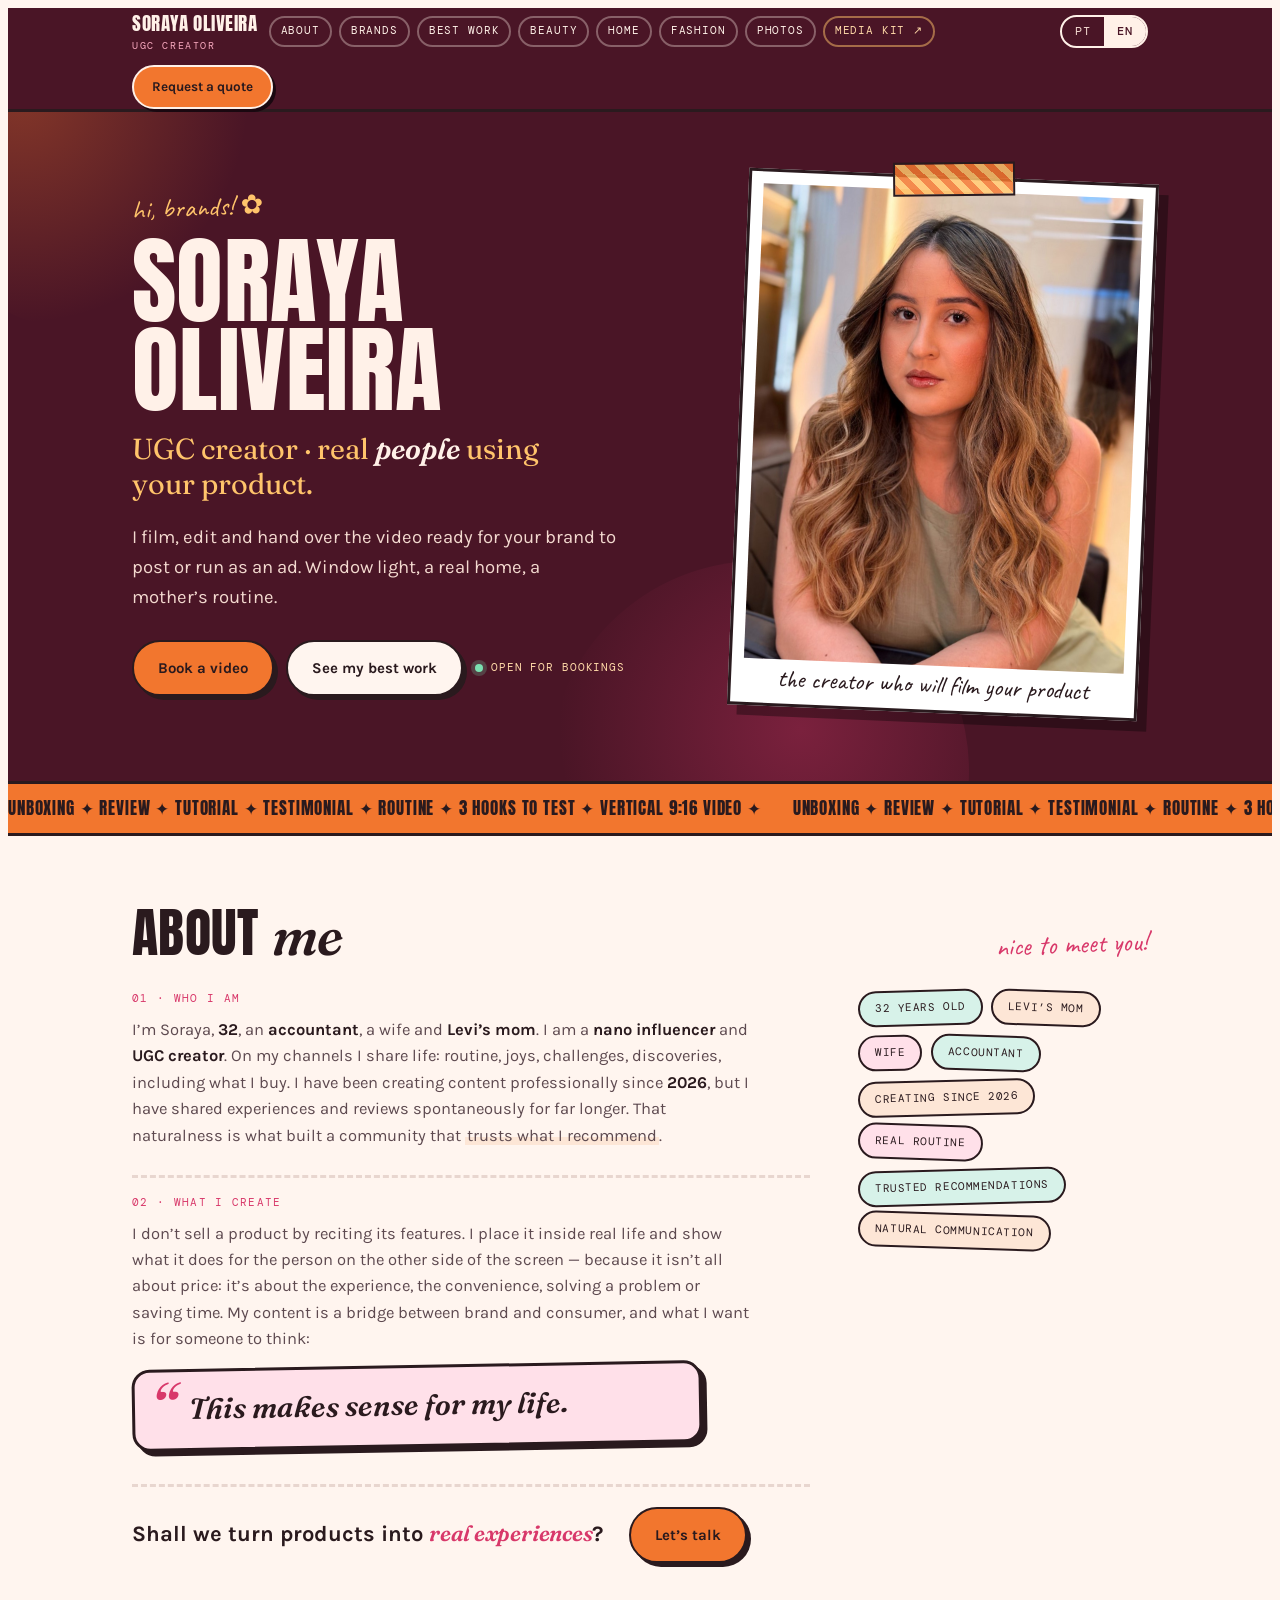
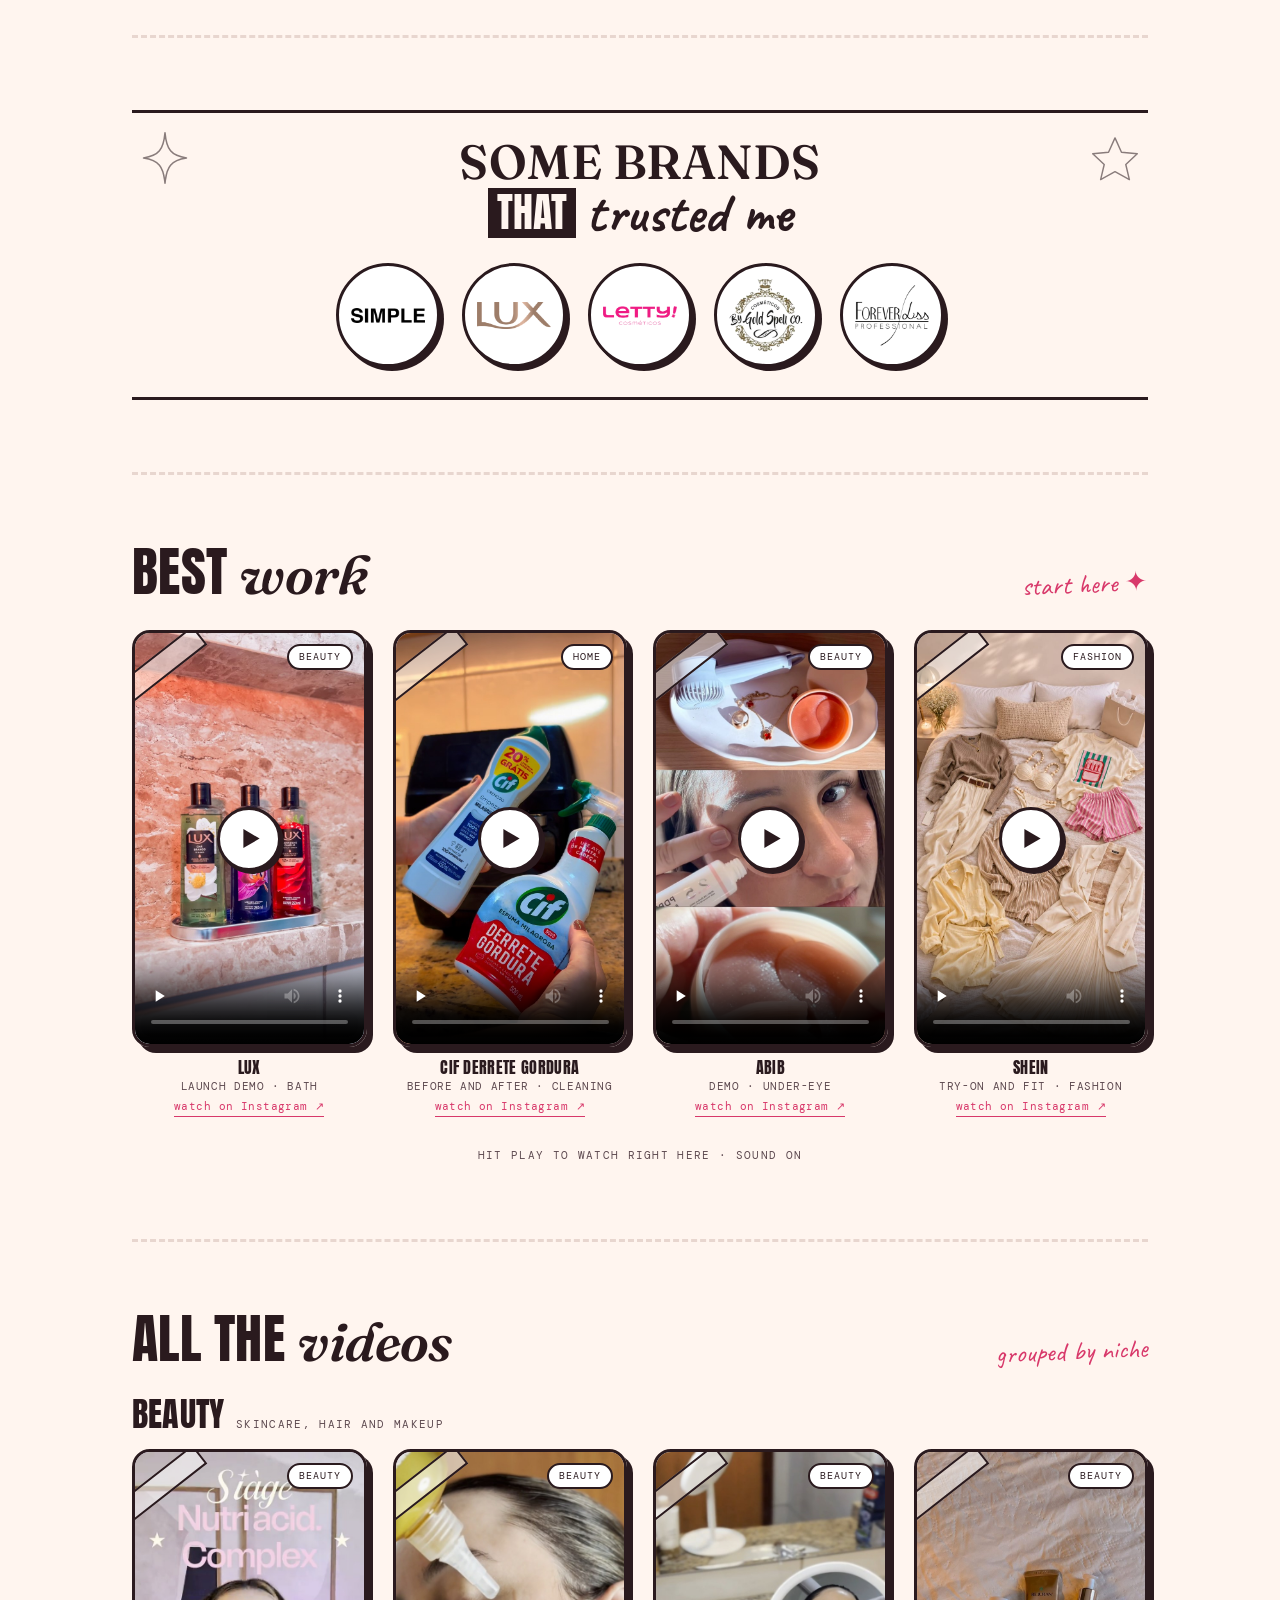
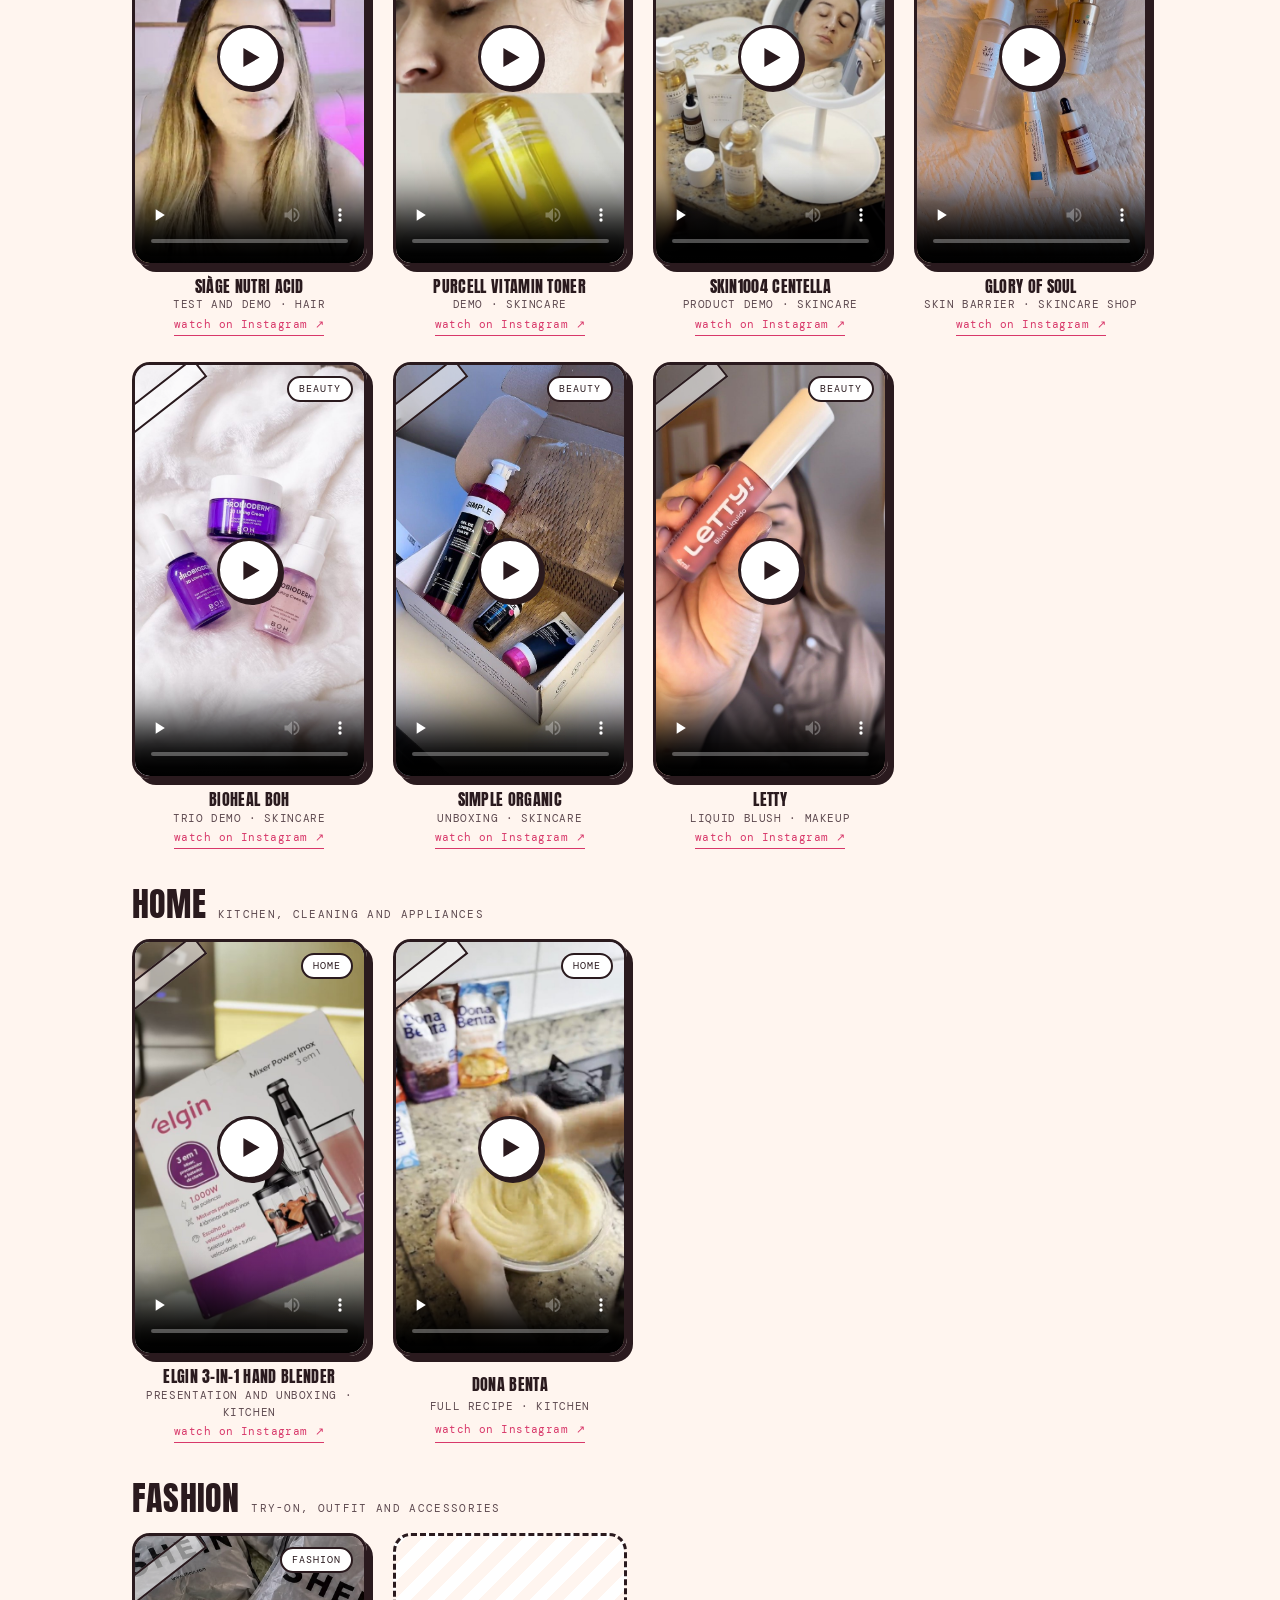
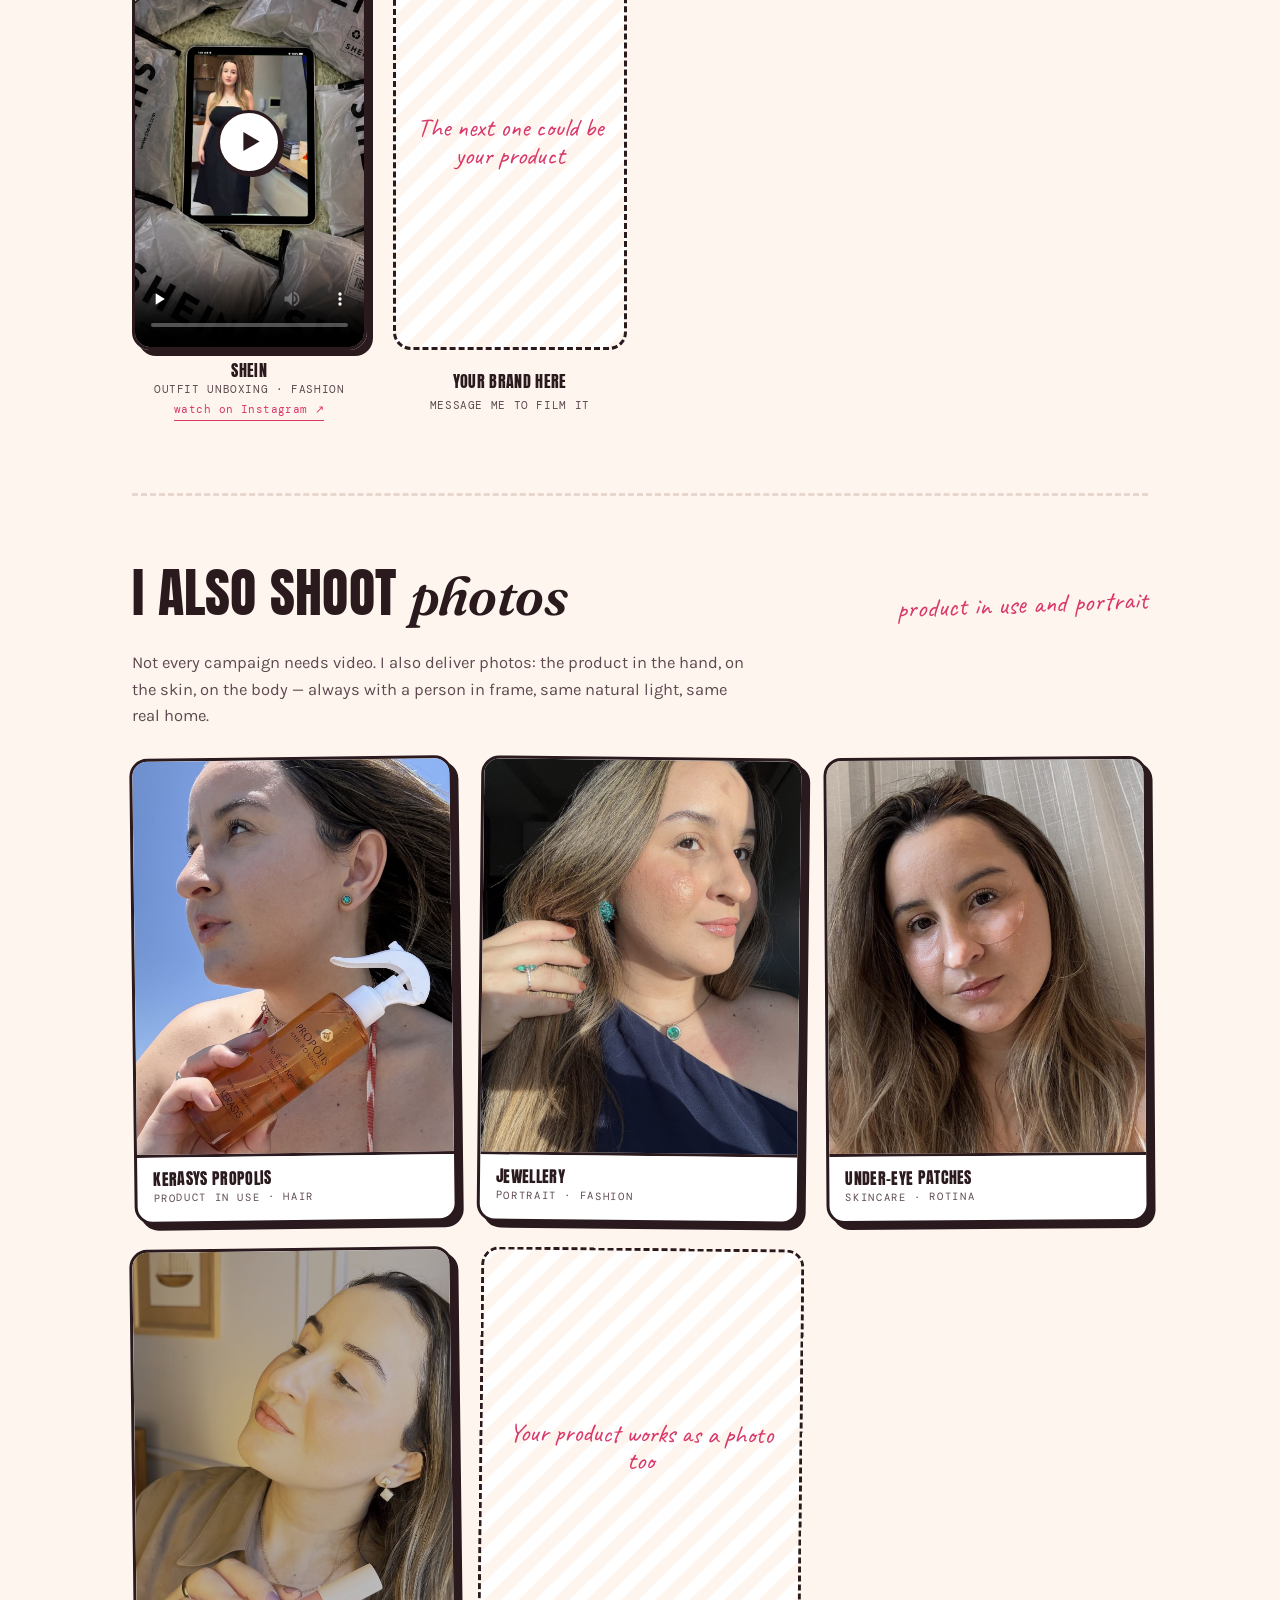
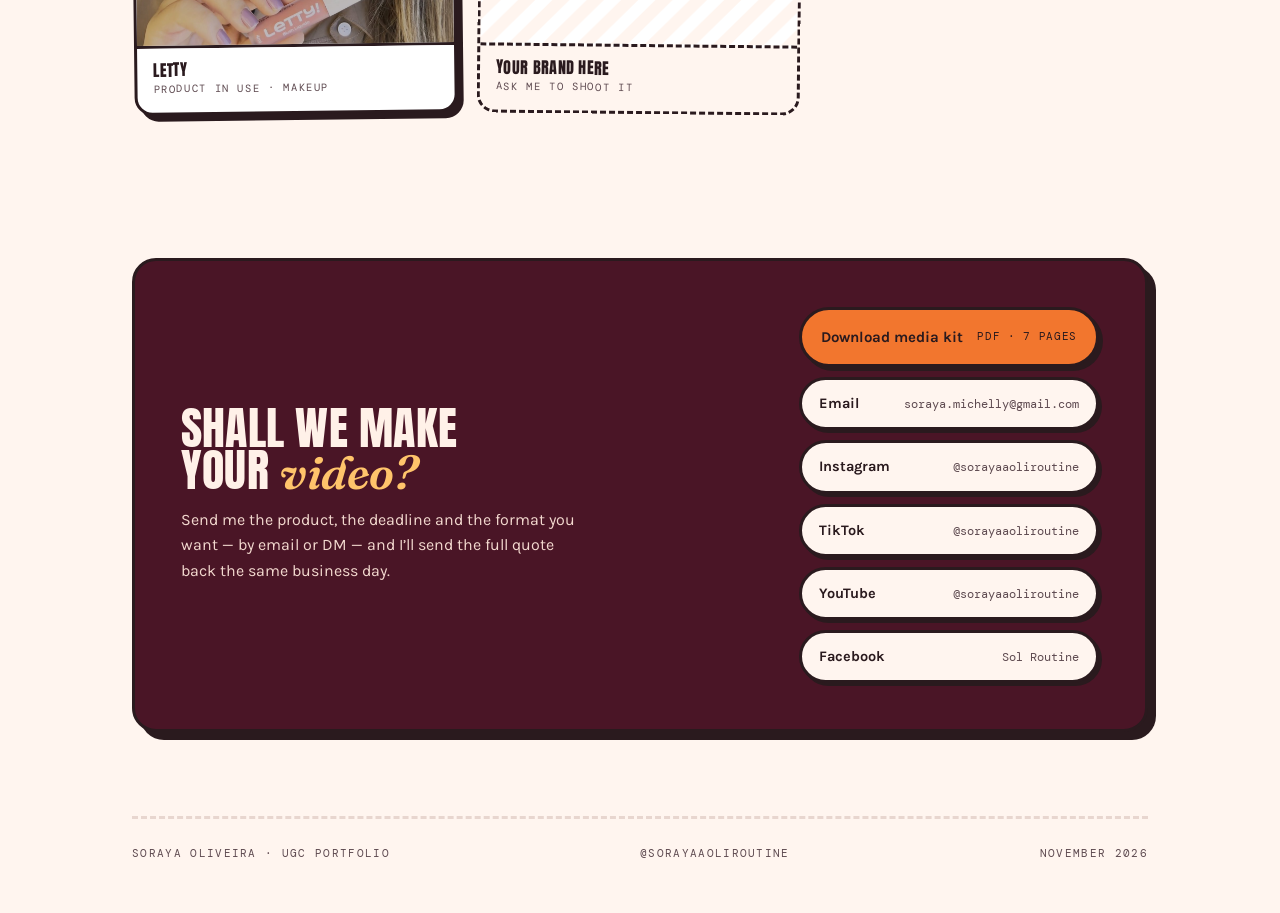
<file: portfolio/index.html>
<!doctype html>
<html lang="pt-BR">
<head>
<meta charset="utf-8">
<meta name="viewport" content="width=device-width, initial-scale=1">
<title>Soraya Oliveira UGC</title>
<link rel="preconnect" href="https://fonts.googleapis.com">
<link rel="preconnect" href="https://fonts.gstatic.com" crossorigin>
<link rel="stylesheet" href="https://fonts.googleapis.com/css2?family=Anton&family=Caveat:wght@600;700&family=DM+Mono:wght@400;500&family=Fraunces:ital,opsz,wght@0,9..144,600;1,9..144,500;1,9..144,600&family=Karla:wght@400;500;700&display=swap">

<style>
  :root {
    /* mundo visual único: colagem de revista, sempre claro */
    --ground: #FFF5EF;
    --paper: #FFFFFF;
    --ink: #2A1A1E;
    --ink-2: #5E4A50;
    --ink-3: #9A868C;
    --line: #E8D6CF;

    --wine: #4A1526;
    --berry: #D8386A;
    --berry-soft: #FFE0E9;
    --tangerine: #F2762E;
    --tangerine-soft: #FDE6D6;
    --lilac: #8A6FD1;
    --lilac-soft: #EBE4FB;
    --mint: #1F9C7E;
    --mint-soft: #D7F2E9;
    --sky: #3E8FD0;
    --sky-soft: #DCEDFB;

    --poster: "Anton", "Haettenschweiler", "Arial Narrow", sans-serif;
    --serif: "Fraunces", Georgia, serif;
    --body: "Karla", "Helvetica Neue", Arial, sans-serif;
    --hand: "Caveat", "Bradley Hand", cursive;
    --mono: "DM Mono", ui-monospace, Menlo, monospace;

    --barra: 74px;
    --maxw: 1120px;
    --pad: clamp(18px, 5vw, 52px);
  }

  * { box-sizing: border-box; }

  html { scroll-behavior: smooth; }

  /* o salto para a ancora para abaixo da barra fixa */
  [id] { scroll-margin-top: var(--barra); }

  body {
    background: var(--ground);
    color: var(--ink);
    font-family: var(--body);
    font-size: 16px;
    line-height: 1.6;
    -webkit-font-smoothing: antialiased;
    overflow-x: hidden;
  }

  .wrap {
    max-width: var(--maxw);
    margin: 0 auto;
    padding-inline: var(--pad);
  }

  p { margin: 0; }
  a { color: inherit; }

  a:focus-visible, button:focus-visible {
    outline: 3px solid var(--berry);
    outline-offset: 3px;
  }

  /* ---------- peças reutilizadas ---------- */

  .poster {
    font-family: var(--poster);
    font-weight: 400;
    text-transform: uppercase;
    line-height: 0.92;
    letter-spacing: 0.005em;
    margin: 0;
    text-wrap: balance;
  }

  .said {
    font-family: var(--serif);
    font-style: italic;
    font-weight: 600;
    text-transform: none;
    letter-spacing: -0.01em;
  }

  .note {
    font-family: var(--hand);
    font-size: clamp(21px, 2.4vw, 27px);
    line-height: 1.15;
    color: var(--berry);
    transform: rotate(-2.2deg);
    display: inline-block;
  }

  .tag {
    font-family: var(--mono);
    font-size: 11px;
    letter-spacing: 0.12em;
    text-transform: uppercase;
  }

  .mark {
    background: linear-gradient(transparent 58%, var(--tangerine-soft) 58%);
    padding-inline: 2px;
  }

  .star { width: 1em; height: 1em; display: inline-block; vertical-align: -0.12em; }

  .btn {
    display: inline-flex;
    align-items: center;
    gap: 9px;
    font-family: var(--body);
    font-weight: 700;
    font-size: 15px;
    padding: 14px 24px;
    border-radius: 999px;
    border: 2px solid var(--ink);
    background: var(--berry);
    color: #fff;
    text-decoration: none;
    box-shadow: 4px 4px 0 var(--ink);
    transition: transform .12s ease, box-shadow .12s ease;
  }

  .btn:hover { transform: translate(2px, 2px); box-shadow: 2px 2px 0 var(--ink); }

  .btn.cream { background: var(--ground); color: var(--ink); }
  .btn.sun { background: var(--tangerine); color: var(--ink); }

  /* ---------- topo ---------- */

  .topbar {
    position: sticky;
    top: 0;
    z-index: 30;
    background: var(--wine);
    color: #FFF1E8;
    border-bottom: 3px solid var(--ink);
  }

  .topbar .wrap {
    display: flex;
    align-items: center;
    gap: 11px;
    min-height: 58px;
    flex-wrap: wrap;
  }

  .brand {
    font-family: var(--poster);
    text-transform: uppercase;
    font-size: 19px;
    letter-spacing: 0.03em;
  }

  .brand small {
    font-family: var(--mono);
    font-size: 10px;
    letter-spacing: 0.16em;
    color: #F7A8BE;
    display: block;
    text-transform: uppercase;
  }

  /* atalhos: a marca chega direto no que interessa a ela */

  .atalhos {
    display: flex;
    gap: 7px;
    margin-right: auto;
    min-width: 0;
    overflow-x: auto;
    scrollbar-width: none;
    padding-block: 2px;
  }

  .atalhos::-webkit-scrollbar { display: none; }

  .atalhos a {
    font-family: var(--mono);
    font-size: 10.5px;
    letter-spacing: 0.08em;
    text-transform: uppercase;
    color: #FFF1E8;
    text-decoration: none;
    white-space: nowrap;
    border: 2px solid rgba(255, 241, 232, .34);
    border-radius: 999px;
    padding: 5px 10px;
    transition: background .12s ease, color .12s ease, border-color .12s ease;
  }

  .atalhos a:hover,
  .atalhos a:focus-visible {
    background: var(--tangerine);
    border-color: var(--ink);
    color: var(--ink);
  }

  /* leva para outra pagina, entao nao se comporta como atalho de secao */
  .atalhos .kit-atalho { color: #FFD9A8; border-color: rgba(255, 196, 107, .5); }

  /* no desktop quem chama para o orcamento e o botao laranja da direita */
  .atalhos .cta { display: none; }

  .open {
    display: inline-flex;
    align-items: center;
    gap: 8px;
    font-family: var(--mono);
    font-size: 11px;
    letter-spacing: 0.08em;
    text-transform: uppercase;
    color: #FFD9A8;
  }

  .blink {
    width: 8px; height: 8px;
    border-radius: 50%;
    background: #7BE0B0;
    box-shadow: 0 0 0 4px rgba(123,224,176,.22);
  }

  .topbar .btn {
    padding: 9px 18px;
    font-size: 13.5px;
    border-color: #FFF1E8;
    box-shadow: 3px 3px 0 #1A0810;
  }

  /* seletor de idioma */

  .idioma {
    display: inline-flex;
    border: 2px solid #FFF1E8;
    border-radius: 999px;
    overflow: hidden;
  }

  .idioma button {
    font-family: var(--mono);
    font-size: 11.5px;
    letter-spacing: 0.08em;
    padding: 7px 13px;
    border: 0;
    background: transparent;
    color: #F3D9CF;
    cursor: pointer;
    transition: background .12s ease, color .12s ease;
  }

  .idioma button:hover { background: rgba(255,241,232,.18); }

  .idioma button.on {
    background: #FFF1E8;
    color: var(--wine);
    font-weight: 500;
  }

  /* ---------- hero ---------- */

  .hero {
    background: var(--wine);
    color: #FFF1E8;
    border-bottom: 3px solid var(--ink);
    position: relative;
    overflow: hidden;
  }

  .hero::before,
  .hero::after {
    content: "";
    position: absolute;
    border-radius: 50%;
    pointer-events: none;
  }

  .hero::before {
    width: 340px; height: 340px;
    background: radial-gradient(circle at 30% 30%, rgba(242,118,46,.34), transparent 68%);
    top: -120px; left: -90px;
  }

  .hero::after {
    width: 420px; height: 420px;
    background: radial-gradient(circle at 60% 40%, rgba(216,56,106,.34), transparent 68%);
    bottom: -200px; right: 24%;
  }

  .hero .wrap {
    position: relative;
    z-index: 1;
    display: grid;
    grid-template-columns: 1.15fr .85fr;
    gap: clamp(26px, 4vw, 56px);
    align-items: center;
    padding-block: clamp(38px, 6vw, 64px) clamp(42px, 6vw, 68px);
  }

  .hero h1 {
    font-size: clamp(44px, 8.4vw, 96px);
    color: #FFF1E8;
  }

  .hero h1 .said { color: #FFC46B; }

  .hero .lede {
    font-size: clamp(16px, 1.7vw, 18.5px);
    color: #F3D9CF;
    max-width: 44ch;
    margin-top: 22px;
  }

  /* a frase ficou em segundo plano: o nome e que precisa ser lido primeiro */
  .hero-frase {
    font-family: var(--serif);
    font-size: clamp(19px, 2.5vw, 29px);
    line-height: 1.2;
    color: #FFC46B;
    margin-top: 18px;
    max-width: 22ch;
  }

  .hero-frase .said { color: #FFF1E8; }

  /* faixa de prova social: quem ja confiou no trabalho */
  .faixa-marcas {
    position: relative;
    border-top: 3px solid var(--ink);
    border-bottom: 3px solid var(--ink);
    padding: 26px 0 30px;
    text-align: center;
  }

  .marcas-brilho {
    position: absolute;
    top: 18px;
    width: 46px;
    height: 54px;
    color: var(--ink);
    opacity: .55;
  }

  .marcas-brilho.esq { left: 10px; }
  .marcas-brilho.dir { right: 10px; }

  .marcas-titulo {
    margin: 0 0 24px;
    display: grid;
    justify-items: center;
    gap: 2px;
    line-height: .95;
  }

  .mt-serif {
    font-family: var(--serif);
    font-weight: 600;
    text-transform: uppercase;
    font-size: clamp(26px, 4.6vw, 48px);
    letter-spacing: 0.01em;
  }

  .mt-linha2 {
    display: inline-flex;
    align-items: center;
    gap: 10px;
  }

  .mt-que {
    background: var(--ink);
    color: var(--ground);
    font-family: var(--poster);
    text-transform: uppercase;
    font-size: clamp(22px, 3.8vw, 40px);
    line-height: 1;
    padding: 4px 9px 6px;
  }

  .mt-hand {
    font-family: var(--hand);
    font-weight: 700;
    font-size: clamp(30px, 5.4vw, 56px);
  }

  .marcas-lista {
    list-style: none;
    margin: 0;
    padding: 0;
    display: flex;
    flex-wrap: wrap;
    justify-content: center;
    gap: 16px 22px;
  }

  .marca {
    width: 104px;
    height: 104px;
    border-radius: 50%;
    border: 3px solid var(--ink);
    background: var(--paper);
    display: grid;
    place-items: center;
    padding: 12px;
    box-shadow: 4px 4px 0 var(--ink);
    overflow: hidden;
  }

  .marca span {
    font-family: var(--poster);
    text-transform: uppercase;
    font-size: 15px;
    line-height: 1.05;
    letter-spacing: 0.01em;
  }

  /* quando o logo chegar, basta trocar o <span> por <img> dentro do circulo */
  .marca img {
    width: 100%;
    height: 100%;
    object-fit: contain;
  }

  /* faixa que abre cada nicho dentro de "todos os videos" */
  .nicho-faixa {
    display: flex;
    align-items: baseline;
    gap: 12px;
    flex-wrap: wrap;
    margin: 38px 0 18px;
    font-family: var(--poster);
    font-weight: 400;
    text-transform: uppercase;
    font-size: clamp(24px, 3.4vw, 34px);
    letter-spacing: 0.005em;
    line-height: 1;
    scroll-margin-top: var(--barra);
  }

  .nicho-faixa:first-of-type { margin-top: 4px; }

  .nicho-faixa small {
    font-family: var(--mono);
    font-size: 11px;
    letter-spacing: 0.12em;
    text-transform: uppercase;
    color: var(--ink-2);
  }

  .hero-actions {
    display: flex;
    gap: 12px;
    flex-wrap: wrap;
    margin-top: 28px;
    align-items: center;
  }

  .hero .note { color: #FFC46B; margin-bottom: 14px; }

  /* foto polaroid */

  .polaroid {
    margin: 0;
    background: var(--paper);
    padding: 12px 12px 0;
    border: 3px solid var(--ink);
    box-shadow: 10px 10px 0 rgba(0,0,0,.35);
    transform: rotate(2.4deg);
    position: relative;
  }

  .polaroid img {
    display: block;
    width: 100%;
    /* sem isto o atributo height="1250" do <img> vence o aspect-ratio
       e a foto estica para 1.250px de altura no celular */
    height: auto;
    aspect-ratio: 4 / 5;
    object-fit: cover;
    object-position: 50% 16%;
    background: var(--berry-soft);
  }

  .polaroid figcaption {
    font-family: var(--hand);
    font-size: 25px;
    color: var(--ink);
    text-align: center;
    padding: 6px 4px 10px;
    line-height: 1.1;
  }

  .polaroid::before {
    content: "";
    position: absolute;
    top: -17px;
    left: 50%;
    translate: -50% 0;
    width: 118px;
    height: 30px;
    background: repeating-linear-gradient(45deg, rgba(242,118,46,.85) 0 7px, rgba(255,196,107,.85) 7px 14px);
    border: 2px solid var(--ink);
    rotate: -3deg;
  }

  /* ---------- marquee ---------- */

  .marquee {
    background: var(--tangerine);
    border-bottom: 3px solid var(--ink);
    overflow: hidden;
    padding-block: 11px;
  }

  .marquee-track {
    display: flex;
    width: max-content;
    gap: 26px;
    animation: slide 26s linear infinite;
  }

  .marquee span {
    font-family: var(--poster);
    text-transform: uppercase;
    font-size: 17px;
    letter-spacing: 0.05em;
    color: var(--ink);
    white-space: nowrap;
    display: inline-flex;
    align-items: center;
    gap: 26px;
  }

  @keyframes slide {
    from { transform: translateX(0); }
    to { transform: translateX(-50%); }
  }

  /* ---------- etiquetas da entrega ---------- */

  .labels {
    display: grid;
    grid-template-columns: repeat(4, 1fr);
    gap: 12px;
    margin: 0;
    padding-block: clamp(30px, 4vw, 44px);
  }

  .label {
    background: var(--paper);
    border: 2px solid var(--ink);
    border-radius: 14px;
    padding: 13px 16px 15px;
    display: grid;
    gap: 3px;
    box-shadow: 3px 3px 0 var(--ink);
  }

  .label:nth-child(4n+1) { background: var(--sky-soft); }
  .label:nth-child(4n+2) { background: var(--berry-soft); }
  .label:nth-child(4n+3) { background: var(--mint-soft); }
  .label:nth-child(4n+4) { background: var(--lilac-soft); }

  .label dt { font-family: var(--mono); font-size: 10px; letter-spacing: 0.1em; text-transform: uppercase; color: var(--ink-2); }
  .label dd { margin: 0; font-weight: 700; font-size: 15px; font-variant-numeric: tabular-nums; }

  /* ---------- seções ---------- */

  section { padding-block: clamp(40px, 6vw, 72px); }

  .head {
    display: flex;
    align-items: end;
    gap: 16px;
    flex-wrap: wrap;
    margin-bottom: 30px;
  }

  .head h2 {
    font-size: clamp(30px, 5vw, 54px);
  }

  .head .note { margin-left: auto; }

  .rule-dash {
    border: 0;
    border-top: 3px dashed var(--line);
    margin: 0;
  }

  /* sobre */

  .about {
    display: grid;
    grid-template-columns: 1.4fr .6fr;
    gap: clamp(22px, 4vw, 48px);
    align-items: start;
  }

  .about-texto { display: grid; gap: clamp(18px, 2.4vw, 26px); }

  .about p { font-size: 16.5px; color: var(--ink-2); max-width: 62ch; }
  .about strong { color: var(--ink); font-weight: 700; }

  .pilar {
    display: grid;
    gap: 9px;
    padding-top: 16px;
    border-top: 3px dashed var(--line);
  }

  .pilar:first-child { padding-top: 0; border-top: 0; }

  .pilar-num {
    font-family: var(--mono);
    font-size: 11px;
    letter-spacing: 0.12em;
    text-transform: uppercase;
    color: var(--berry);
  }

  /* a frase que a marca precisa ouvir */

  .fala {
    margin: 4px 0;
    font-family: var(--serif);
    font-style: italic;
    font-weight: 600;
    font-size: clamp(21px, 2.9vw, 29px);
    line-height: 1.18;
    color: var(--ink);
    background: var(--berry-soft);
    border: 3px solid var(--ink);
    border-radius: 18px;
    box-shadow: 5px 5px 0 var(--ink);
    padding: 20px 24px 22px 54px;
    rotate: -1deg;
    position: relative;
    max-width: 30ch;
  }

  .fala::before {
    content: "“";
    position: absolute;
    left: 16px;
    top: 4px;
    font-family: var(--serif);
    font-size: 58px;
    line-height: 1;
    color: var(--berry);
  }

  .convite {
    margin-top: 6px;
    padding-top: 20px;
    border-top: 3px dashed var(--line);
    display: flex;
    align-items: center;
    gap: clamp(16px, 2.5vw, 26px);
    flex-wrap: wrap;
  }

  .convite-frase {
    font-size: clamp(18px, 2.3vw, 22px) !important;
    font-weight: 700;
    color: var(--ink) !important;
    line-height: 1.25;
    max-width: 34ch !important;
  }

  .convite-frase .said { color: var(--berry); }

  .chips { display: flex; flex-wrap: wrap; gap: 9px; align-content: start; }

  .chip {
    font-family: var(--mono);
    font-size: 11px;
    letter-spacing: 0.05em;
    text-transform: uppercase;
    border: 2px solid var(--ink);
    border-radius: 999px;
    padding: 7px 15px;
    background: var(--paper);
    rotate: -1.5deg;
  }

  .chip:nth-child(even) { rotate: 1.8deg; }
  .chip:nth-child(3n) { background: var(--berry-soft); }
  .chip:nth-child(3n+1) { background: var(--mint-soft); }
  .chip:nth-child(3n+2) { background: var(--tangerine-soft); }

  /* nichos */

  .niches {
    display: grid;
    grid-template-columns: repeat(auto-fit, minmax(174px, 1fr));
    gap: clamp(12px, 1.8vw, 18px);
  }

  .niche {
    border: 3px solid var(--ink);
    border-radius: 16px;
    padding: 17px 16px 19px;
    background: var(--paper);
    box-shadow: 6px 6px 0 var(--ink);
    display: grid;
    gap: 10px;
    align-content: start;
    transition: transform .16s ease, box-shadow .16s ease;
  }

  .niche:nth-child(1) { background: var(--sky-soft); rotate: -1.4deg; }
  .niche:nth-child(2) { background: var(--lilac-soft); rotate: 1.2deg; }
  .niche:nth-child(3) { background: var(--mint-soft); rotate: -0.9deg; }
  .niche:nth-child(4) { background: var(--tangerine-soft); rotate: 1.6deg; }
  .niche:nth-child(5) { background: var(--berry-soft); rotate: -1.1deg; }

  .niche:hover { transform: translate(3px, 3px) rotate(0deg); box-shadow: 3px 3px 0 var(--ink); }

  .niche h3 { font-family: var(--poster); text-transform: uppercase; font-size: 21px; line-height: 1; margin: 0; }
  .niche p { font-size: 13.5px; line-height: 1.45; color: var(--ink-2); }

  .niche .tag {
    justify-self: start;
    font-size: 10px;
    letter-spacing: 0.08em;
    border: 2px solid var(--ink);
    border-radius: 999px;
    padding: 3px 9px;
    background: var(--paper);
  }

  /* formatos como adesivos */

  .stickers { display: flex; flex-wrap: wrap; gap: 16px; }

  .sticker {
    flex: 1 1 230px;
    border: 3px solid var(--ink);
    border-radius: 20px;
    background: var(--paper);
    padding: 20px 20px 22px;
    box-shadow: 5px 5px 0 var(--ink);
    display: grid;
    gap: 7px;
    align-content: start;
  }

  .sticker h3 { font-family: var(--serif); font-weight: 600; font-size: 19px; margin: 0; line-height: 1.15; }
  .sticker p { font-size: 14.5px; color: var(--ink-2); }
  .sticker .tag { color: var(--berry); }
  .sticker:nth-child(even) { rotate: -1deg; }
  .sticker:nth-child(odd) { rotate: .8deg; }

  /* portfolio */

  .reel {
    display: grid;
    grid-template-columns: repeat(auto-fill, minmax(200px, 1fr));
    gap: clamp(16px, 2.4vw, 26px);
  }

  .clip {
    margin: 0;
    display: grid;
    gap: 12px;
    justify-items: center;
    text-align: center;
  }

  .clip figcaption {
    display: grid;
    gap: 3px;
    justify-items: center;
  }

  .frame {
    position: relative;
    width: 100%;
    aspect-ratio: 9 / 16;
    border: 3px solid var(--ink);
    border-radius: 18px;
    box-shadow: 6px 6px 0 var(--ink);
    overflow: hidden;
    display: grid;
    place-items: center;
    background: var(--ink);
  }

  .frame video {
    position: absolute;
    inset: 0;
    width: 100%;
    height: 100%;
    object-fit: cover;
    display: block;
    background: #000;
  }

  .frame-a { background: linear-gradient(150deg, var(--mint-soft) 0%, #BFE8DA 55%, var(--sky-soft) 100%); }
  .frame-b { background: linear-gradient(150deg, var(--lilac-soft) 0%, #E2D2F6 55%, var(--berry-soft) 100%); }
  .frame-c { background: linear-gradient(150deg, var(--berry-soft) 0%, #FFD2C4 55%, var(--tangerine-soft) 100%); }

  .frame-d { background: linear-gradient(150deg, var(--sky-soft) 0%, #CFE6F7 55%, var(--mint-soft) 100%); }

  .frame-e { background: linear-gradient(150deg, var(--tangerine-soft) 0%, #FBDFA8 55%, var(--mint-soft) 100%); }

  .frame-f { background: linear-gradient(150deg, var(--lilac-soft) 0%, #E6DDF8 55%, var(--sky-soft) 100%); }

  .frame-invite {
    background: repeating-linear-gradient(-45deg, var(--ground) 0 12px, var(--paper) 12px 24px);
    border-style: dashed;
    box-shadow: none;
    padding: 18px;
  }

  .tape {
    position: absolute;
    top: 22px;
    left: -28px;
    width: 104px;
    height: 24px;
    background: rgba(255,255,255,.55);
    border: 2px solid var(--ink);
    rotate: -38deg;
    pointer-events: none;
    z-index: 2;
  }

  .frame-tag {
    position: absolute;
    top: 11px;
    right: 11px;
    font-family: var(--mono);
    font-size: 10px;
    letter-spacing: 0.1em;
    text-transform: uppercase;
    background: var(--paper);
    border: 2px solid var(--ink);
    border-radius: 999px;
    padding: 3px 10px;
    pointer-events: none;
    z-index: 2;
  }

  .play {
    position: absolute;
    inset: 0;
    margin: auto;
    width: 64px;
    height: 64px;
    padding: 0;
    border-radius: 50%;
    border: 3px solid var(--ink);
    background: var(--paper);
    color: var(--ink);
    display: grid;
    place-items: center;
    box-shadow: 3px 3px 0 var(--ink);
    cursor: pointer;
    z-index: 3;
    transition: background .14s ease, opacity .18s ease, transform .14s ease;
  }

  .play:hover { background: var(--tangerine); transform: scale(1.06); }
  .play svg { width: 19px; height: 19px; margin-left: 4px; }

  .frame.playing .play { opacity: 0; pointer-events: none; }
  .frame.playing .tape,
  .frame.playing .frame-tag { opacity: 0; }

  .invite-cap {
    font-family: var(--hand);
    font-size: 26px;
    line-height: 1.05;
    color: var(--berry);
    text-align: center;
  }

  .clip-title {
    font-family: var(--poster);
    text-transform: uppercase;
    font-size: 16px;
    line-height: 1.05;
    letter-spacing: 0.02em;
  }

  .clip-sub {
    font-family: var(--mono);
    font-size: 10.5px;
    letter-spacing: 0.06em;
    text-transform: uppercase;
    color: var(--ink-2);
  }

  .clip-link {
    font-family: var(--mono);
    font-size: 10.5px;
    letter-spacing: 0.04em;
    color: var(--berry);
    text-decoration: none;
    border-bottom: 1.5px solid var(--berry);
    padding-bottom: 1px;
  }

  .clip-link:hover { color: var(--ink); border-color: var(--ink); }

  .reel-foot { margin-top: 24px; text-align: center; color: var(--ink-2); }


  /* ---------- fotos ---------- */

  .fotos-lede {
    font-size: 16.5px;
    color: var(--ink-2);
    max-width: 62ch;
    margin-bottom: clamp(20px, 2.6vw, 28px);
  }

  .galeria {
    display: grid;
    grid-template-columns: repeat(3, 1fr);
    gap: clamp(16px, 2.4vw, 24px);
  }

  .foto {
    margin: 0;
    background: var(--paper);
    border: 3px solid var(--ink);
    border-radius: 18px;
    box-shadow: 6px 6px 0 var(--ink);
    overflow: hidden;
    display: grid;
    grid-template-rows: auto auto;
  }

  .foto:nth-child(3n+1) { rotate: -.7deg; }
  .foto:nth-child(3n+2) { rotate: .6deg; }
  .foto:nth-child(3n) { rotate: -.4deg; }

  .foto img {
    display: block;
    width: 100%;
    height: auto;
    aspect-ratio: 4 / 5;
    object-fit: cover;
    border-bottom: 3px solid var(--ink);
    background: var(--berry-soft);
  }

  .foto figcaption {
    padding: 13px 16px 15px;
    display: grid;
    gap: 3px;
  }

  .foto-titulo {
    font-family: var(--poster);
    text-transform: uppercase;
    font-size: 16px;
    line-height: 1.05;
    letter-spacing: 0.02em;
  }

  .foto-sub {
    font-family: var(--mono);
    font-size: 10.5px;
    letter-spacing: 0.06em;
    text-transform: uppercase;
    color: var(--ink-2);
  }

  .foto-convite { box-shadow: none; border-style: dashed; background: var(--ground); }

  .foto-convite .convite-area {
    aspect-ratio: 4 / 5;
    display: grid;
    place-items: center;
    padding: 20px;
    background: repeating-linear-gradient(-45deg, var(--ground) 0 12px, var(--paper) 12px 24px);
    border-bottom: 3px dashed var(--ink);
  }

  .foto-convite .invite-cap { text-align: center; }

  /* processo */

  .steps { display: grid; grid-template-columns: repeat(auto-fit, minmax(208px, 1fr)); gap: clamp(18px, 3vw, 30px); }

  .step { display: grid; gap: 6px; align-content: start; }

  .step .num {
    font-family: var(--poster);
    font-size: 54px;
    line-height: 0.8;
    color: var(--berry);
    -webkit-text-stroke: 2px var(--ink);
  }

  .step h3 { font-family: var(--poster); text-transform: uppercase; font-size: 21px; margin: 0; line-height: 1; }
  .step p { font-size: 14.5px; color: var(--ink-2); }

  /* pacotes */

  .plans { margin-top: 14px; display: grid; grid-template-columns: repeat(auto-fit, minmax(256px, 1fr)); gap: clamp(16px, 2.4vw, 24px); align-items: start; }

  .plan {
    border: 3px solid var(--ink);
    border-radius: 20px;
    background: var(--paper);
    padding: 24px 22px 26px;
    box-shadow: 6px 6px 0 var(--ink);
    display: grid;
    gap: 13px;
    align-content: start;
    position: relative;
  }

  .plan h3 { font-family: var(--poster); text-transform: uppercase; font-size: 27px; margin: 0; line-height: 1; }
  .plan .price { font-family: var(--mono); font-size: 12px; letter-spacing: 0.08em; text-transform: uppercase; color: var(--berry); }

  .plan-para { font-size: 14px; color: var(--ink-2); line-height: 1.45; }
  .plan.hot .plan-para { color: #F3D9CF; }

  .plan.hot { background: var(--wine); color: #FFF1E8; }
  .plan.hot .price { color: #FFC46B; }
  .plan.hot li { color: #F3D9CF; }
  .plan.hot li::before { color: #FFC46B; }

  .plan .badge {
    position: absolute;
    /* fica inteiro acima do cartao: o titulo longo passava por baixo dele */
    top: -27px;
    right: 12px;
    font-family: var(--hand);
    font-size: 21px;
    background: var(--tangerine);
    color: var(--ink);
    border: 3px solid var(--ink);
    border-radius: 999px;
    padding: 3px 15px 5px;
    rotate: 4deg;
  }

  .plan ul { margin: 0; padding: 0; list-style: none; display: grid; gap: 9px; font-size: 14.5px; color: var(--ink-2); }
  .plan li { display: grid; grid-template-columns: 16px 1fr; gap: 9px; align-items: start; }
  .plan li::before { content: "★"; color: var(--berry); font-size: 12px; line-height: 1.8; }

  /* dúvidas */

  .faq { display: grid; gap: 14px; }

  .qa {
    border: 3px solid var(--ink);
    border-radius: 16px;
    background: var(--paper);
    padding: 18px 20px 20px;
    display: grid;
    grid-template-columns: 1fr 1.35fr;
    gap: 22px;
    align-items: start;
  }

  .qa h3 { font-family: var(--serif); font-weight: 600; font-size: 18px; margin: 0; line-height: 1.2; }
  .qa p { color: var(--ink-2); font-size: 15px; max-width: 58ch; }

  /* contato */

  .contact {
    background: var(--wine);
    color: #FFF1E8;
    border: 3px solid var(--ink);
    border-radius: 24px;
    padding: clamp(26px, 4vw, 46px);
    display: grid;
    grid-template-columns: 1fr auto;
    gap: clamp(22px, 3vw, 40px);
    align-items: center;
    box-shadow: 8px 8px 0 var(--ink);
  }

  .contact h2 { font-size: clamp(28px, 4.4vw, 46px); color: #FFF1E8; }
  .contact .said { color: #FFC46B; }
  .contact p { color: #F3D9CF; margin-top: 12px; max-width: 40ch; }

  .channels { display: grid; gap: 10px; min-width: 288px; }

  /* baixar o midia kit: o que a marca leva pra reuniao */
  .kit {
    display: flex;
    align-items: center;
    justify-content: space-between;
    gap: 14px;
    flex-wrap: wrap;
    padding: 15px 19px;
    border: 3px solid var(--ink);
    border-radius: 999px;
    background: var(--tangerine);
    color: var(--ink);
    text-decoration: none;
    font-weight: 700;
    font-size: 15px;
    box-shadow: 4px 4px 0 var(--ink);
    transition: transform .12s ease, box-shadow .12s ease;
  }

  .kit:hover, .kit:focus-visible { transform: translate(2px, 2px); box-shadow: 2px 2px 0 var(--ink); }

  .kit .formato {
    font-family: var(--mono);
    font-size: 11px;
    font-weight: 400;
    letter-spacing: 0.06em;
    text-transform: uppercase;
  }

  .channel {
    display: flex;
    align-items: baseline;
    justify-content: space-between;
    gap: 14px;
    flex-wrap: wrap;
    padding: 12px 17px;
    border: 3px solid var(--ink);
    border-radius: 999px;
    background: var(--ground);
    color: var(--ink);
    text-decoration: none;
    font-weight: 700;
    font-size: 14.5px;
    box-shadow: 3px 3px 0 var(--ink);
    transition: transform .12s ease, box-shadow .12s ease, background .12s ease;
  }

  .channel:hover { transform: translate(2px,2px); box-shadow: 1px 1px 0 var(--ink); background: var(--tangerine); }

  .channel .val { font-family: var(--mono); font-size: 12px; font-weight: 400; color: var(--ink-2); overflow-wrap: anywhere; }

  footer {
    border-top: 3px dashed var(--line);
    margin-top: 12px;
    padding-block: 26px 42px;
    display: flex;
    justify-content: space-between;
    gap: 14px;
    flex-wrap: wrap;
    color: var(--ink-2);
  }

  @media (max-width: 1180px) {
    :root { --barra: 118px; }
    .brand { margin-right: auto; }
    .atalhos { order: 10; flex-basis: 100%; margin-right: 0; padding-bottom: 7px; }
  }

  @media (max-width: 520px) {
    .galeria { grid-template-columns: 1fr; }
  }

  @media (max-width: 620px) {
    /* no celular a barra fica em duas linhas: marca + idioma, e os atalhos.
       O botao de orcamento sai da barra e vira a ultima pilula, em laranja. */
    :root { --barra: 102px; }
    .brand { font-size: 16px; }
    .brand small { display: none; }
    .topbar .btn { display: none; }
    .atalhos a { font-size: 10.5px; padding: 5px 11px; }
    /* no celular os dois que mais importam vem primeiro na fileira */
    .atalhos .kit-atalho { order: -1; }

    .atalhos .cta {
      display: inline-block;
      order: -2;
      background: var(--tangerine);
      border-color: var(--ink);
      color: var(--ink);
      font-weight: 500;
    }
  }

  @media (max-width: 880px) {
    .galeria { grid-template-columns: repeat(2, 1fr); }
    .labels { grid-template-columns: repeat(2, 1fr); }
    .hero .wrap { grid-template-columns: 1fr; }
    .polaroid { max-width: 340px; margin-inline: auto; }
    .about { grid-template-columns: 1fr; }
    .qa { grid-template-columns: 1fr; gap: 8px; }
    .contact { grid-template-columns: 1fr; }
    .channels { min-width: 0; }
  }

  /* depois do bloco de 880px de proposito: no celular a foto fica menor
     ainda, pra abertura caber em uma tela */
  @media (max-width: 620px) {
    .polaroid { max-width: 268px; }
    .polaroid figcaption { font-size: 21px; }
  }

  @media (prefers-reduced-motion: reduce) {
    html { scroll-behavior: auto; }
    * { transition: none !important; animation: none !important; }
    .marquee-track { animation: none; }
  }
</style>
</head>
<body>


<header class="topbar">
  <div class="wrap">
    <div class="brand">
      Soraya Oliveira
      <small>Criadora UGC</small>
    </div>

    <nav class="atalhos" aria-label="Seções do portfólio">
      <a href="#sobre">Sobre</a>
      <a href="#marcas">Marcas</a>
      <a href="#melhores">Melhores</a>
      <a href="#beleza">Beleza</a>
      <a href="#casa">Casa</a>
      <a href="#moda">Moda</a>
      <a href="#fotos">Fotos</a>
      <a class="kit-atalho" href="../midia-kit/">Mídia kit ↗</a>
      <a href="#contato" class="cta">Orçamento</a>
    </nav>

    <div class="idioma" role="group" aria-label="Idioma / Language">
      <button type="button" data-lang="pt" aria-pressed="true">PT</button>
      <button type="button" data-lang="en" aria-pressed="false">EN</button>
    </div>
    <a class="btn sun" href="#contato">Pedir orçamento</a>
  </div>
</header>

<!-- ================= HERO ================= -->
<div class="hero">
  <div class="wrap">
    <div>
      <span class="note">oi, marcas! ✿</span>

      <h1 class="poster">Soraya<br>Oliveira</h1>

      <p class="hero-frase">
        Criadora UGC · gente <span class="said">de verdade</span> usando o seu produto.
      </p>

      <p class="lede">
        Eu gravo, edito e entrego o vídeo pronto pra sua marca publicar no feed ou subir
        como anúncio. Luz de janela, casa real, rotina de mãe.
      </p>

      <div class="hero-actions">
        <a class="btn sun" href="mailto:soraya.michelly@gmail.com?subject=Or%C3%A7amento%20UGC">Quero um vídeo</a>
        <a class="btn cream" href="#melhores">Ver meus trabalhos</a>
        <span class="open"><i class="blink"></i> Agenda aberta</span>
      </div>
    </div>

    <figure class="polaroid">
      <img src="soraya.jpg" alt="Soraya Oliveira, criadora de conteúdo UGC" width="1000" height="1250">
      <figcaption>a criadora que vai gravar o seu produto</figcaption>
    </figure>
  </div>
</div>

<!-- ================= MARQUEE ================= -->
<div class="marquee" aria-hidden="true">
  <div class="marquee-track">
    <span>Unboxing ✦ Review ✦ Tutorial ✦ Depoimento ✦ Rotina ✦ 3 ganchos pra testar ✦ Vídeo vertical 9:16 ✦&nbsp;</span>
    <span>Unboxing ✦ Review ✦ Tutorial ✦ Depoimento ✦ Rotina ✦ 3 ganchos pra testar ✦ Vídeo vertical 9:16 ✦&nbsp;</span>
  </div>
</div>

<main class="wrap">

  <!-- ================= SOBRE ================= -->
  <section id="sobre">
    <div class="head">
      <h2 class="poster">Sobre <span class="said">mim</span></h2>
      <span class="note">prazer, sou eu!</span>
    </div>

    <div class="about">
      <div class="about-texto">

        <div class="pilar">
          <span class="pilar-num">01 · Quem eu sou</span>
          <p>
            Sou Soraya, <strong>32 anos</strong>, <strong>contabilista</strong>, esposa e
            <strong>mãe do Levi</strong>. Sou <strong>nano influencer</strong> e
            <strong>UGC creator</strong>. Nas minhas redes eu compartilho vida: rotina,
            alegrias, desafios, descobertas, inclusive minhas compras. Crio conteúdo
            profissionalmente desde <strong>2026</strong>, mas há muito tempo compartilho
            experiências e reviews de forma espontânea. Foi essa naturalidade que construiu
            uma comunidade que <span class="mark">confia nas minhas indicações</span>.
          </p>
        </div>

        <div class="pilar">
          <span class="pilar-num">02 · O que eu crio</span>
          <p>
            Não mostro um produto repetindo características. Coloco ele dentro da vida real e
            mostro o que ele faz por quem está do outro lado da tela — porque nem tudo está no
            preço: está na experiência, na praticidade, em resolver um problema ou economizar
            tempo. Meu conteúdo é uma ponte entre marca e consumidor, e o que eu quero é que a
            pessoa pense:
          </p>
          <blockquote class="fala">Isso faz sentido para a minha vida.</blockquote>
        </div>

        <div class="convite">
          <p class="convite-frase">
            Vamos juntos transformar produtos em <span class="said">experiências reais</span>?
          </p>
          <a class="btn sun" href="mailto:soraya.michelly@gmail.com?subject=Parceria%20com%20a%20Soraya">Bora conversar</a>
        </div>

      </div>

      <div class="chips">
        <span class="chip">32 anos</span>
        <span class="chip">Mãe do Levi</span>
        <span class="chip">Esposa</span>
        <span class="chip">Contabilista</span>
        <span class="chip">Criando desde 2026</span>
        <span class="chip">Rotina real</span>
        <span class="chip">Indicação de confiança</span>
        <span class="chip">Comunicação natural</span>
      </div>
    </div>
  </section>

  <hr class="rule-dash">

  <!-- ================= MARCAS ================= -->
  <section id="marcas">
    <div class="faixa-marcas">
      <svg class="marcas-brilho esq" viewBox="0 0 60 70" aria-hidden="true">
        <path d="M30 2c2 22 8 30 28 33-20 3-26 11-28 33-2-22-8-30-28-33 20-3 26-11 28-33z"
              fill="none" stroke="currentColor" stroke-width="2" stroke-linejoin="round"/>
      </svg>
      <svg class="marcas-brilho dir" viewBox="0 0 64 62" aria-hidden="true">
        <path d="M32 3l9 20 22 2-16 15 5 21-20-11-20 11 5-21L1 25l22-2z"
              fill="none" stroke="currentColor" stroke-width="2" stroke-linejoin="round"/>
      </svg>

      <p class="marcas-titulo">
        <span class="mt-serif">Algumas marcas</span>
        <span class="mt-linha2"><span class="mt-que">que</span> <span class="mt-hand">confiaram</span></span>
      </p>

      <ul class="marcas-lista">
        <li class="marca"><img src="logo-simple.png" alt="Simple Organic" width="460" height="96" loading="lazy"></li>
        <li class="marca"><img src="logo-lux.png" alt="LUX" width="460" height="173" loading="lazy"></li>
        <li class="marca"><img src="logo-letty.png" alt="Letty Cosméticos" width="460" height="118" loading="lazy"></li>
        <li class="marca"><img src="logo-gold-spell.png" alt="By Gold Spell Co." width="460" height="454" loading="lazy"></li>
        <li class="marca"><img src="logo-forever-liss.png" alt="Forever Liss Professional" width="460" height="382" loading="lazy"></li>
      </ul>
    </div>
  </section>

  <hr class="rule-dash">

  <!-- ================= MELHORES ================= -->
  <section id="melhores">
    <div class="head">
      <h2 class="poster">Melhores <span class="said">trabalhos</span></h2>
      <span class="note">comece por aqui ✦</span>
    </div>

    <div class="reel">
      <figure class="clip">
        <div class="frame frame-a">
          <video src="lux.mp4" poster="lux-capa.jpg" preload="none" playsinline controls
                 aria-label="LUX — demonstração do lançamento do sabonete líquido corporal"></video>
          <span class="tape" aria-hidden="true"></span>
          <span class="frame-tag">Beleza</span>
          <button class="play" type="button" aria-label="Assistir a demonstração do lançamento da LUX">
            <svg viewBox="0 0 12 14" fill="currentColor" aria-hidden="true"><path d="M0 0l12 7-12 7z"/></svg>
          </button>
        </div>
        <figcaption>
          <span class="clip-title">LUX</span>
          <span class="clip-sub">Demonstração de lançamento · banho</span>
          <a class="clip-link" href="https://www.instagram.com/reel/De2HKQMpwyJ/" target="_blank" rel="noopener">ver no Instagram ↗</a>
        </figcaption>
      </figure>

      <figure class="clip">
        <div class="frame frame-b">
          <video src="cif.mp4" poster="cif-capa.jpg" preload="none" playsinline controls
                 aria-label="Cif Derrete Gordura e Cif Cremoso — limpeza da fritadeira"></video>
          <span class="tape" aria-hidden="true"></span>
          <span class="frame-tag">Casa</span>
          <button class="play" type="button" aria-label="Assistir limpeza da fritadeira com Cif">
            <svg viewBox="0 0 12 14" fill="currentColor" aria-hidden="true"><path d="M0 0l12 7-12 7z"/></svg>
          </button>
        </div>
        <figcaption>
          <span class="clip-title">Cif Derrete Gordura</span>
          <span class="clip-sub">Antes e depois · limpeza</span>
          <a class="clip-link" href="https://www.instagram.com/reel/DeICrFkpcfK/" target="_blank" rel="noopener">ver no Instagram ↗</a>
        </figcaption>
      </figure>

      <figure class="clip">
        <div class="frame frame-c">
          <video src="abib.mp4" poster="abib-capa.jpg" preload="none" playsinline controls
                 aria-label="Abib — demonstração do tratamento para olheiras"></video>
          <span class="tape" aria-hidden="true"></span>
          <span class="frame-tag">Beleza</span>
          <button class="play" type="button" aria-label="Assistir a demonstração do tratamento da Abib">
            <svg viewBox="0 0 12 14" fill="currentColor" aria-hidden="true"><path d="M0 0l12 7-12 7z"/></svg>
          </button>
        </div>
        <figcaption>
          <span class="clip-title">Abib</span>
          <span class="clip-sub">Demonstração · olheiras</span>
          <a class="clip-link" href="https://www.instagram.com/reel/Dd8uXmpTM2j/" target="_blank" rel="noopener">ver no Instagram ↗</a>
        </figcaption>
      </figure>

      <figure class="clip">
        <div class="frame frame-d">
          <video src="shein-provador.mp4" poster="shein-provador-capa.jpg" preload="none" playsinline controls
                 aria-label="Shein — provador, como as peças ficam no corpo"></video>
          <span class="tape" aria-hidden="true"></span>
          <span class="frame-tag">Moda</span>
          <button class="play" type="button" aria-label="Assistir o provador da Shein">
            <svg viewBox="0 0 12 14" fill="currentColor" aria-hidden="true"><path d="M0 0l12 7-12 7z"/></svg>
          </button>
        </div>
        <figcaption>
          <span class="clip-title">Shein</span>
          <span class="clip-sub">Provador e caimento · moda</span>
          <a class="clip-link" href="https://www.instagram.com/reel/DfS2gaOxBY2/" target="_blank" rel="noopener">ver no Instagram ↗</a>
        </figcaption>
      </figure>
    </div>

    <p class="reel-foot"><span class="tag">Toque no play para assistir aqui mesmo · som incluso</span></p>
  </section>

  <hr class="rule-dash">

  <!-- ================= VÍDEOS POR NICHO ================= -->
  <section id="videos">
    <div class="head">
      <h2 class="poster">Todos os <span class="said">vídeos</span></h2>
      <span class="note">separados por nicho</span>
    </div>

    <h3 class="nicho-faixa" id="beleza">Beleza <small>skincare, cabelo e maquiagem</small></h3>
    <div class="reel">
      <figure class="clip">
        <div class="frame frame-b">
          <video src="siage.mp4" poster="siage-capa.jpg" preload="none" playsinline controls
                 aria-label="Siàge Nutri Acid Complex — teste e demonstração do produto"></video>
          <span class="tape" aria-hidden="true"></span>
          <span class="frame-tag">Beleza</span>
          <button class="play" type="button" aria-label="Assistir Siàge Nutri Acid Complex">
            <svg viewBox="0 0 12 14" fill="currentColor" aria-hidden="true"><path d="M0 0l12 7-12 7z"/></svg>
          </button>
        </div>
        <figcaption>
          <span class="clip-title">Siàge Nutri Acid</span>
          <span class="clip-sub">Teste e demonstração · cabelo</span>
          <a class="clip-link" href="https://www.instagram.com/reels/DdBpFQlOzu0/" target="_blank" rel="noopener">ver no Instagram ↗</a>
        </figcaption>
      </figure>

      <figure class="clip">
        <div class="frame frame-c">
          <video src="purcell.mp4" poster="purcell-capa.jpg" preload="none" playsinline controls
                 aria-label="Purcell Vitamin Boosting Toner — skincare"></video>
          <span class="tape" aria-hidden="true"></span>
          <span class="frame-tag">Beleza</span>
          <button class="play" type="button" aria-label="Assistir Purcell Vitamin Boosting Toner">
            <svg viewBox="0 0 12 14" fill="currentColor" aria-hidden="true"><path d="M0 0l12 7-12 7z"/></svg>
          </button>
        </div>
        <figcaption>
          <span class="clip-title">Purcell Vitamin Toner</span>
          <span class="clip-sub">Demonstração · skincare</span>
          <a class="clip-link" href="https://www.instagram.com/reel/Ddbg7liuuT_/" target="_blank" rel="noopener">ver no Instagram ↗</a>
        </figcaption>
      </figure>

      <figure class="clip">
        <div class="frame frame-d">
          <video src="skin1004.mp4" poster="skin1004-capa.jpg" preload="none" playsinline controls
                 aria-label="SKIN1004 Centella — demonstração do produto"></video>
          <span class="tape" aria-hidden="true"></span>
          <span class="frame-tag">Beleza</span>
          <button class="play" type="button" aria-label="Assistir a demonstração do SKIN1004">
            <svg viewBox="0 0 12 14" fill="currentColor" aria-hidden="true"><path d="M0 0l12 7-12 7z"/></svg>
          </button>
        </div>
        <figcaption>
          <span class="clip-title">SKIN1004 Centella</span>
          <span class="clip-sub">Demonstração de produto · skincare</span>
          <a class="clip-link" href="https://www.instagram.com/reel/DdlsIwwuwxK/" target="_blank" rel="noopener">ver no Instagram ↗</a>
        </figcaption>
      </figure>

      <figure class="clip">
        <div class="frame frame-e">
          <video src="barreira.mp4" poster="barreira-capa.jpg" preload="none" playsinline controls
                 aria-label="Glory of Soul — rotina de skincare para a barreira cutânea"></video>
          <span class="tape" aria-hidden="true"></span>
          <span class="frame-tag">Beleza</span>
          <button class="play" type="button" aria-label="Assistir a rotina de barreira cutânea da Glory of Soul">
            <svg viewBox="0 0 12 14" fill="currentColor" aria-hidden="true"><path d="M0 0l12 7-12 7z"/></svg>
          </button>
        </div>
        <figcaption>
          <span class="clip-title">Glory of Soul</span>
          <span class="clip-sub">Barreira cutânea · loja de skincare</span>
          <a class="clip-link" href="https://www.instagram.com/reel/DfPhB2EpZlp/" target="_blank" rel="noopener">ver no Instagram ↗</a>
        </figcaption>
      </figure>

      <figure class="clip">
        <div class="frame frame-f">
          <video src="bioheal.mp4" poster="bioheal-capa.jpg" preload="none" playsinline controls
                 aria-label="BIOHEAL BOH Probioderm — demonstração do trio de skincare"></video>
          <span class="tape" aria-hidden="true"></span>
          <span class="frame-tag">Beleza</span>
          <button class="play" type="button" aria-label="Assistir a demonstração do trio da BIOHEAL BOH">
            <svg viewBox="0 0 12 14" fill="currentColor" aria-hidden="true"><path d="M0 0l12 7-12 7z"/></svg>
          </button>
        </div>
        <figcaption>
          <span class="clip-title">BIOHEAL BOH</span>
          <span class="clip-sub">Demonstração do trio · skincare</span>
          <a class="clip-link" href="https://www.instagram.com/reel/Dfk31xDh3oD/" target="_blank" rel="noopener">ver no Instagram ↗</a>
        </figcaption>
      </figure>
      <figure class="clip">
        <div class="frame frame-a">
          <video src="simple-organic.mp4" poster="simple-organic-capa.jpg" preload="none" playsinline controls
                 aria-label="Simple Organic — unboxing dos produtos de skincare"></video>
          <span class="tape" aria-hidden="true"></span>
          <span class="frame-tag">Beleza</span>
          <button class="play" type="button" aria-label="Assistir o unboxing da Simple Organic">
            <svg viewBox="0 0 12 14" fill="currentColor" aria-hidden="true"><path d="M0 0l12 7-12 7z"/></svg>
          </button>
        </div>
        <figcaption>
          <span class="clip-title">Simple Organic</span>
          <span class="clip-sub">Unboxing · skincare</span>
          <a class="clip-link" href="https://www.instagram.com/reel/DfmjP2WOB8K/" target="_blank" rel="noopener">ver no Instagram ↗</a>
        </figcaption>
      </figure>

      <figure class="clip">
        <div class="frame frame-b">
          <video src="letty.mp4" poster="letty-capa.jpg" preload="none" playsinline controls
                 aria-label="Letty — blush líquido, publi com cupom"></video>
          <span class="tape" aria-hidden="true"></span>
          <span class="frame-tag">Beleza</span>
          <button class="play" type="button" aria-label="Assistir o vídeo do blush líquido da Letty">
            <svg viewBox="0 0 12 14" fill="currentColor" aria-hidden="true"><path d="M0 0l12 7-12 7z"/></svg>
          </button>
        </div>
        <figcaption>
          <span class="clip-title">Letty</span>
          <span class="clip-sub">Blush líquido · maquiagem</span>
          <a class="clip-link" href="https://www.instagram.com/reel/DfurtBHs3kF/" target="_blank" rel="noopener">ver no Instagram ↗</a>
        </figcaption>
      </figure>
    </div>

    <h3 class="nicho-faixa" id="casa">Casa <small>cozinha, limpeza e eletro</small></h3>
    <div class="reel">
      <figure class="clip">
        <div class="frame frame-a">
          <video src="elgin-v2.mp4" poster="elgin-capa.jpg" preload="none" playsinline controls
                 aria-label="Mixer 3 em 1 Elgin — apresentação e unboxing"></video>
          <span class="tape" aria-hidden="true"></span>
          <span class="frame-tag">Casa</span>
          <button class="play" type="button" aria-label="Assistir a apresentação e o unboxing do Mixer Elgin">
            <svg viewBox="0 0 12 14" fill="currentColor" aria-hidden="true"><path d="M0 0l12 7-12 7z"/></svg>
          </button>
        </div>
        <figcaption>
          <span class="clip-title">Mixer 3 em 1 Elgin</span>
          <span class="clip-sub">Apresentação e unboxing · cozinha</span>
          <a class="clip-link" href="https://www.instagram.com/reels/Db6jCrIJIWD/" target="_blank" rel="noopener">ver no Instagram ↗</a>
        </figcaption>
      </figure>

      <figure class="clip">
        <div class="frame frame-b">
          <video src="donabenta.mp4" poster="donabenta-capa.jpg" preload="none" playsinline controls
                 aria-label="Dona Benta — receita na cozinha"></video>
          <span class="tape" aria-hidden="true"></span>
          <span class="frame-tag">Casa</span>
          <button class="play" type="button" aria-label="Assistir receita com Dona Benta">
            <svg viewBox="0 0 12 14" fill="currentColor" aria-hidden="true"><path d="M0 0l12 7-12 7z"/></svg>
          </button>
        </div>
        <figcaption>
          <span class="clip-title">Dona Benta</span>
          <span class="clip-sub">Receita completa · cozinha</span>
          <a class="clip-link" href="https://www.instagram.com/reel/Ddho2LRurui/" target="_blank" rel="noopener">ver no Instagram ↗</a>
        </figcaption>
      </figure>
    </div>

    <h3 class="nicho-faixa" id="moda">Moda <small>provador, look e acessório</small></h3>
    <div class="reel">
      <figure class="clip">
        <div class="frame frame-c">
          <video src="shein.mp4" poster="shein-capa.jpg" preload="none" playsinline controls
                 aria-label="Shein — looks novos"></video>
          <span class="tape" aria-hidden="true"></span>
          <span class="frame-tag">Moda</span>
          <button class="play" type="button" aria-label="Assistir os looks da Shein">
            <svg viewBox="0 0 12 14" fill="currentColor" aria-hidden="true"><path d="M0 0l12 7-12 7z"/></svg>
          </button>
        </div>
        <figcaption>
          <span class="clip-title">Shein</span>
          <span class="clip-sub">Unboxing dos looks · moda</span>
          <a class="clip-link" href="https://www.instagram.com/reel/DeeiBCtOu9y/" target="_blank" rel="noopener">ver no Instagram ↗</a>
        </figcaption>
      </figure>
      <figure class="clip clip-convite">
        <div class="frame frame-invite">
          <span class="invite-cap">O próximo pode ser o seu produto</span>
        </div>
        <figcaption>
          <span class="clip-title">Sua marca aqui</span>
          <span class="clip-sub">Me chama pra gravar</span>
        </figcaption>
      </figure>
    </div>
  </section>

  <hr class="rule-dash">

  <!-- ================= FOTOS ================= -->
  <section id="fotos">
    <div class="head">
      <h2 class="poster">Também faço <span class="said">foto</span></h2>
      <span class="note">produto em uso e retrato</span>
    </div>

    <p class="fotos-lede">
      Nem toda campanha precisa de vídeo. Entrego também a foto: o produto na mão, na pele,
      no corpo — sempre com gente em cena, mesma luz natural, mesma casa real.
    </p>

    <div class="galeria">
      <figure class="foto">
        <img src="foto-kerasys-mao.jpg" alt="Kerasys Propolis No Wash Repair Treatment na mão, ao ar livre, com o céu ao fundo" width="1200" height="1500" loading="lazy">
        <figcaption>
          <span class="foto-titulo">Kerasys Propolis</span>
          <span class="foto-sub">Produto em uso · cabelo</span>
        </figcaption>
      </figure>

      <figure class="foto">
        <img src="foto-joias.jpg" alt="Retrato com brinco, anel e colar de pedras verdes" width="1200" height="1200" loading="lazy">
        <figcaption>
          <span class="foto-titulo">Joias</span>
          <span class="foto-sub">Retrato · moda</span>
        </figcaption>
      </figure>

      <figure class="foto">
        <img src="foto-olheiras.jpg" alt="Selfie com máscaras para olheiras sob os olhos" width="1000" height="1777" loading="lazy">
        <figcaption>
          <span class="foto-titulo">Máscara para olheiras</span>
          <span class="foto-sub">Skincare · rotina</span>
        </figcaption>
      </figure>

      <figure class="foto">
        <img src="foto-letty.jpg" alt="Blush líquido da Letty na mão, ao lado do rosto" width="1200" height="1500" loading="lazy">
        <figcaption>
          <span class="foto-titulo">Letty</span>
          <span class="foto-sub">Produto em uso · maquiagem</span>
        </figcaption>
      </figure>

      <figure class="foto foto-convite">
        <div class="convite-area">
          <span class="invite-cap">O seu produto também rende foto</span>
        </div>
        <figcaption>
          <span class="foto-titulo">Sua marca aqui</span>
          <span class="foto-sub">Me chama pra fotografar</span>
        </figcaption>
      </figure>
    </div>
  </section>

  <!-- ================= CONTATO ================= -->
  <section id="contato">
    <div class="contact">
      <div>
        <h2 class="poster">Bora fazer<br>o seu <span class="said">vídeo?</span></h2>
        <p>Me manda o produto, o prazo e o formato que você quer — por e-mail ou pelo direct — que eu devolvo o orçamento fechado no mesmo dia útil.</p>
      </div>

      <div class="channels">
        <a class="kit" href="https://sorayamichelly-dev.github.io/ugc/midia-kit/midia-kit-soraya-oliveira.pdf" download>
          <span>Baixar mídia kit</span>
          <span class="formato">PDF · 7 páginas</span>
        </a>
        <a class="channel" href="mailto:soraya.michelly@gmail.com?subject=Or%C3%A7amento%20UGC">
          <span>E-mail</span>
          <span class="val">soraya.michelly@gmail.com</span>
        </a>
        <a class="channel" href="https://instagram.com/sorayaaoliroutine" target="_blank" rel="noopener">
          <span>Instagram</span>
          <span class="val">@sorayaaoliroutine</span>
        </a>
        <a class="channel" href="https://tiktok.com/@sorayaaoliroutine" target="_blank" rel="noopener">
          <span>TikTok</span>
          <span class="val">@sorayaaoliroutine</span>
        </a>
        <a class="channel" href="https://youtube.com/@sorayaaoliroutine" target="_blank" rel="noopener">
          <span>YouTube</span>
          <span class="val">@sorayaaoliroutine</span>
        </a>
        <a class="channel" href="https://www.facebook.com/profile.php?id=61591590345285" target="_blank" rel="noopener">
          <span>Facebook</span>
          <span class="val">Sol Routine</span>
        </a>
      </div>
    </div>
  </section>

  <footer>
    <span class="tag">Soraya Oliveira · Portfólio UGC</span>
    <span class="tag">@sorayaaoliroutine</span>
    <span class="tag">Novembro de 2026</span>
  </footer>

</main>

<script>
  document.querySelectorAll('.frame').forEach(function (frame) {
    var video = frame.querySelector('video');
    var button = frame.querySelector('.play');
    if (!video || !button) return;

    button.addEventListener('click', function () {
      var playing = video.play();
      if (playing && playing.catch) { playing.catch(function () {}); }
    });

    video.addEventListener('play', function () {
      frame.classList.add('playing');
      document.querySelectorAll('.frame video').forEach(function (other) {
        if (other !== video) { other.pause(); }
      });
    });

    video.addEventListener('pause', function () { frame.classList.remove('playing'); });
    video.addEventListener('ended', function () { frame.classList.remove('playing'); });
  });
</script>

<script src="i18n.js" defer></script>
</body>
</html>
</file>
